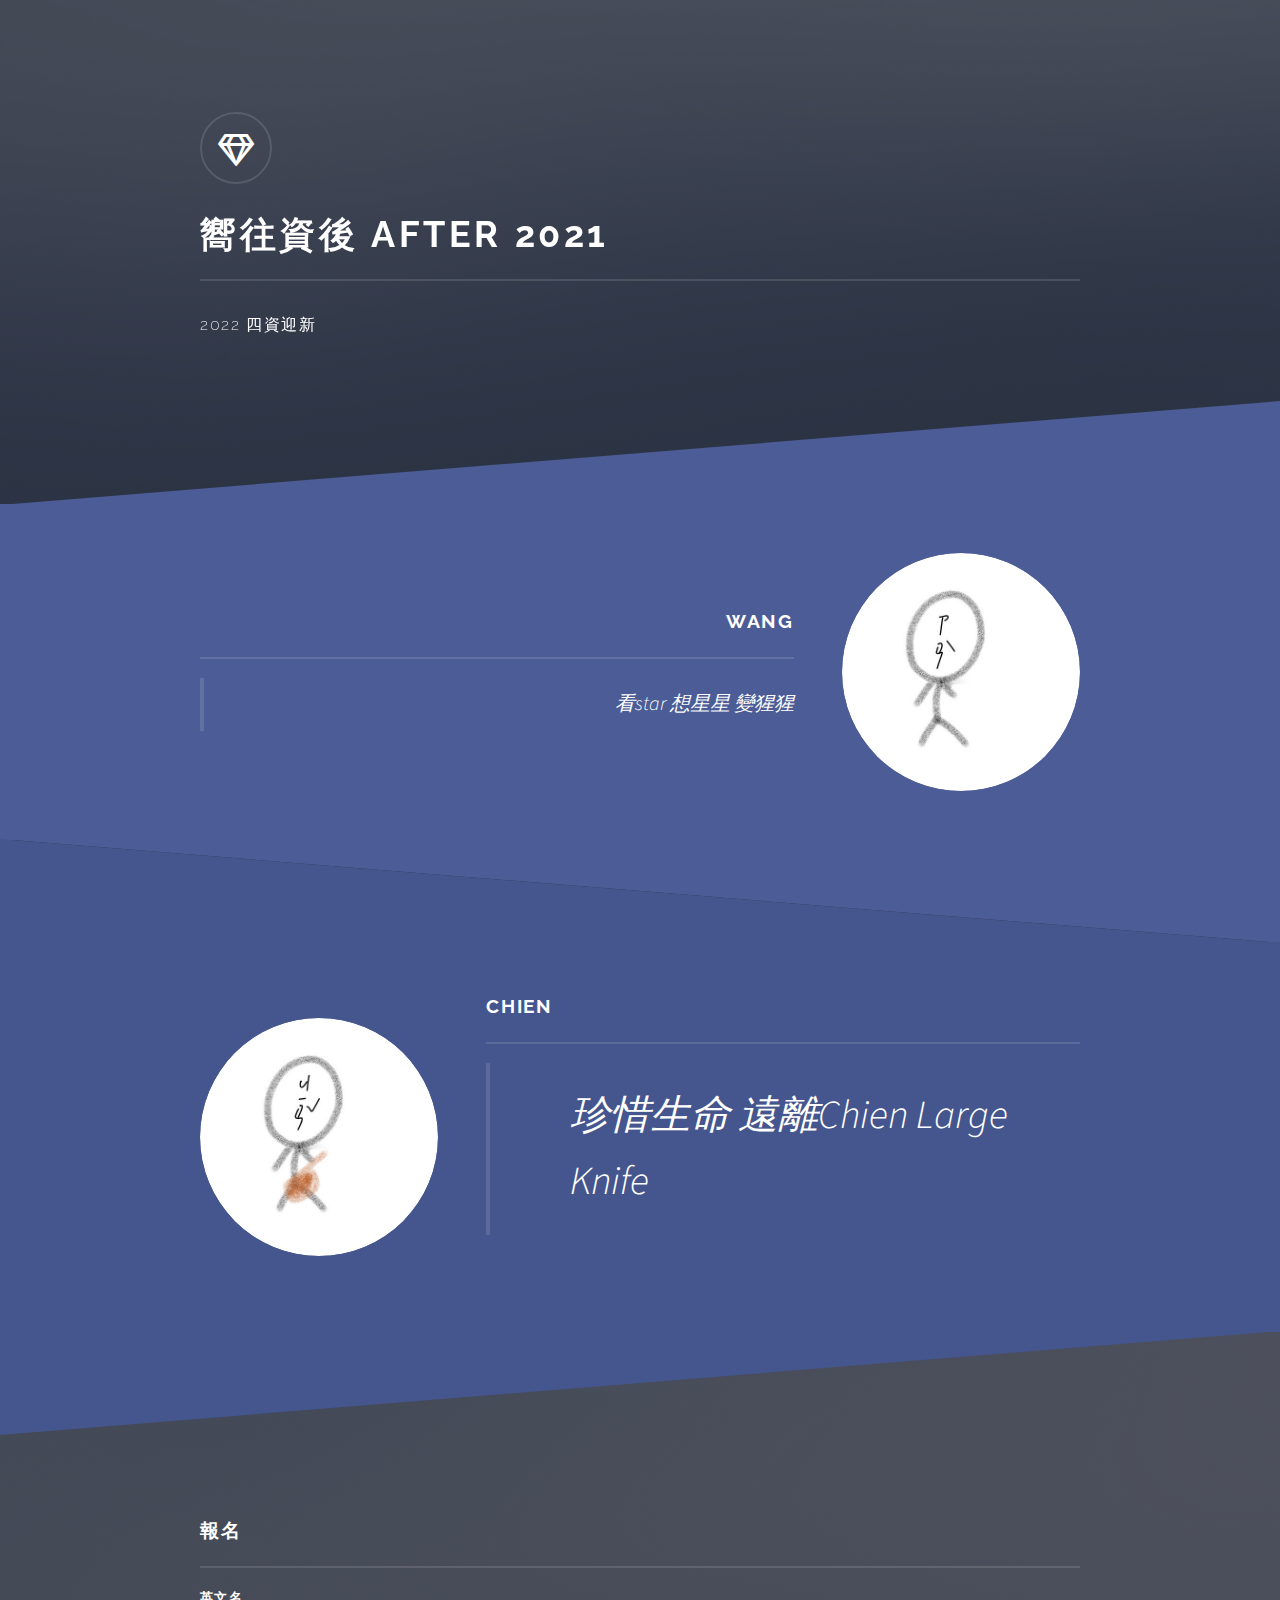
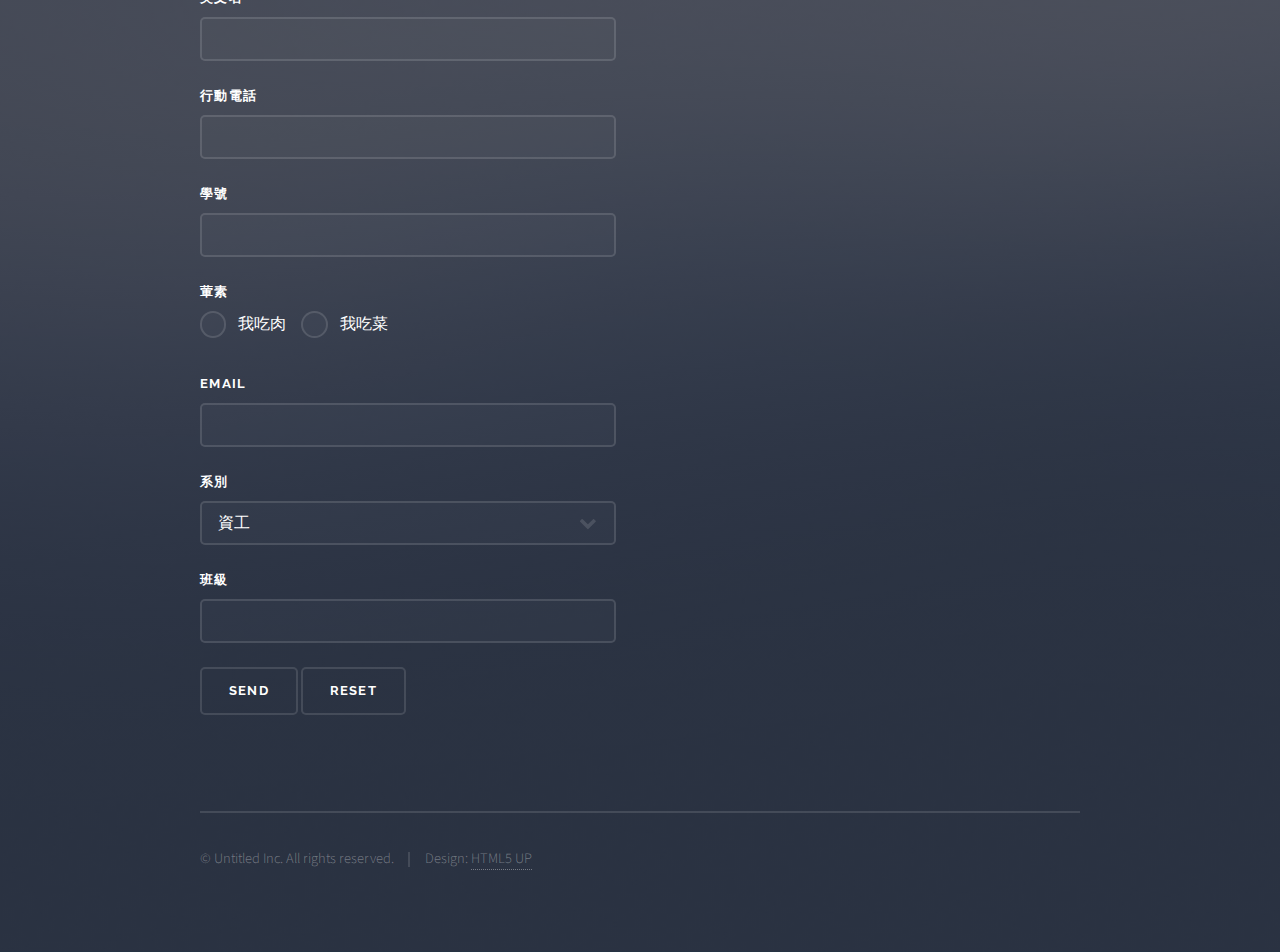
<file: index.html>
<!DOCTYPE HTML>
<!--
	Solid State by HTML5 UP
	html5up.net | @ajlkn
	Free for personal and commercial use under the CCA 3.0 license (html5up.net/license)
-->
<html>
	<head>
		<title>嚮往資後 After 2021</title>
		<meta charset="utf-8" />
		<meta name="viewport" content="width=device-width, initial-scale=1, user-scalable=no" />
		<link rel="stylesheet" href="assets/css/main.css" />
		<link rel="manifest" href="manifest.json">
        <noscript><link rel="stylesheet" href="assets/css/noscript.css" /></noscript>
		<style>
			#css3 {font-size: 40px;}
			@media only screen and (max-width: 500px) {
			h2 { font-size: 50px;
			     color:rgb(145, 65, 65);}
		</style>

	</head>
	<body class="is-preload">

		<!-- Page Wrapper -->
			<div id="page-wrapper">

				<!-- Header -->
					<header id="header" class="alt">
						<h1><a href="index.html">嚮往資後 After 2021</a></h1>
					</header>
				<!-- Banner -->
					<section id="banner">
						<div class="inner">
							<div class="logo"><span class="icon fa-gem"></span></div>
							<h2>嚮往資後 After 2021</h2>
							<p>2022 四資迎新</p>
						</div>
					</section>

				<!-- Wrapper -->
					<section id="wrapper">

						<!-- One -->
							<section id="one" class="wrapper spotlight style1">
								<div class="inner">
									<a class="image"><img src="images/w.jpg" alt="" /></a>
									<div class="content">
										<h2  class="major">Wang</h2>
										<blockquote style=" font-size: 20px;" >看star 想星星 變猩猩</blockquote>
									</div>
								</div>
							</section>

						<!-- Two -->
							<section id="two" class="wrapper alt spotlight style2">
								<div class="inner">
									<a class="image"><img src="images/c.jpg" alt="" /></a>
									<div class="content">
										<h2 class="major">Chien</h2>
										<blockquote id="css3">珍惜生命 遠離Chien Large Knife</blockquote>
									</div>
								</div>
							</section>

					</section>


					</section>

				<!-- Footer -->
					<section id="footer">
						<div class="inner">
							<h2 class="major">報名</h2>
							<form method="post" action="s1103334_HW2.php">
								<div class="fields">
									<div class="field">
										<label for="name">英文名</label>
										<input type="text" name="name" id="name" size="10" pattern="[a-zA-z]{1,}" >
									</div>
									<div class="field">
										<label for="phone">行動電話</label>
										<input type="text" name="phone" id="phone" pattern="09\d{8}" />
									</div>
									<div class="field">
										<label for="stuid">學號</label>
										<input type="text" name="stuid" id="stuid" pattern="s110\d{4}" />
									</div>
									<div class="field">
										<label for="meal">葷素</label>
											<input type="radio" id="meat" name="meal" value="meat"><label for="meat" >我吃肉</label>
											<input type="radio" id="veg" name="meal" value="veg"><label for="veg" >我吃菜</label>
									</div>
									<div class="field">
										<label for="email">Email</label>
										<input type="email" name="email" id="email"/>
									</div>
									<div class="field">
										<label for="Association">系別</label>
										<select name="Association" id="Association">
											<option value="cs">資工</option>
											<option value="cm">資傳</option>
											<option value="im">資管</option>
											<option value="le">資英</option>
										</select>
									</div>
									<div class="field">
										<label for="class">班級</label>
											<input type="text" name="class" id="class" />
									</div>
									<div class="field">
										<input class="actions" type="submit" value="Send" />
										<input class="actions" type="reset" value="Reset" />
									</div>

								</div>

							</form>
							<ul class="copyright">
								<li>&copy; Untitled Inc. All rights reserved.</li><li>Design: <a href="http://html5up.net">HTML5 UP</a></li>
							</ul>
						</div>
					</section>

			</div>

		<!-- Scripts -->
			<script src="assets/js/jquery.min.js"></script>
			<script src="assets/js/jquery.scrollex.min.js"></script>
			<script src="assets/js/browser.min.js"></script>
			<script src="assets/js/breakpoints.min.js"></script>
			<script src="assets/js/util.js"></script>
			<script src="assets/js/main.js"></script>

	</body>

</html>
</file>
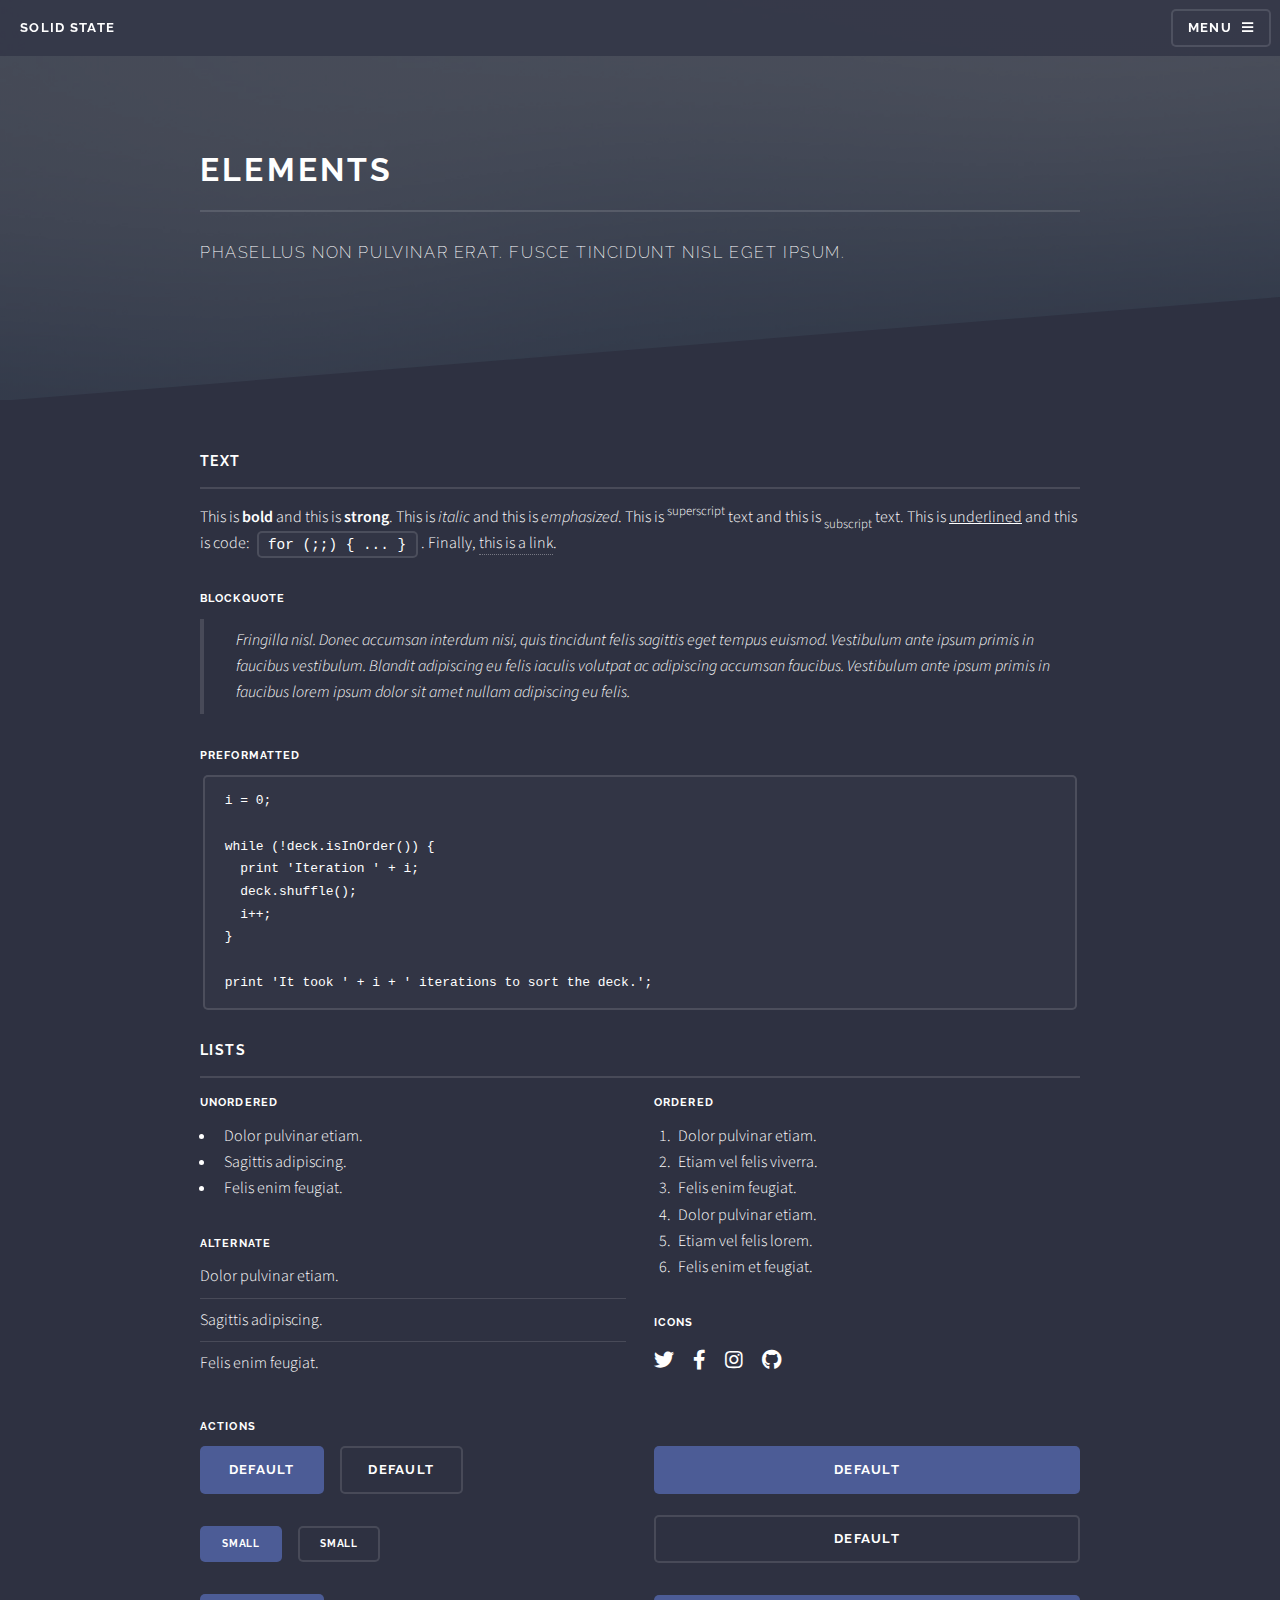
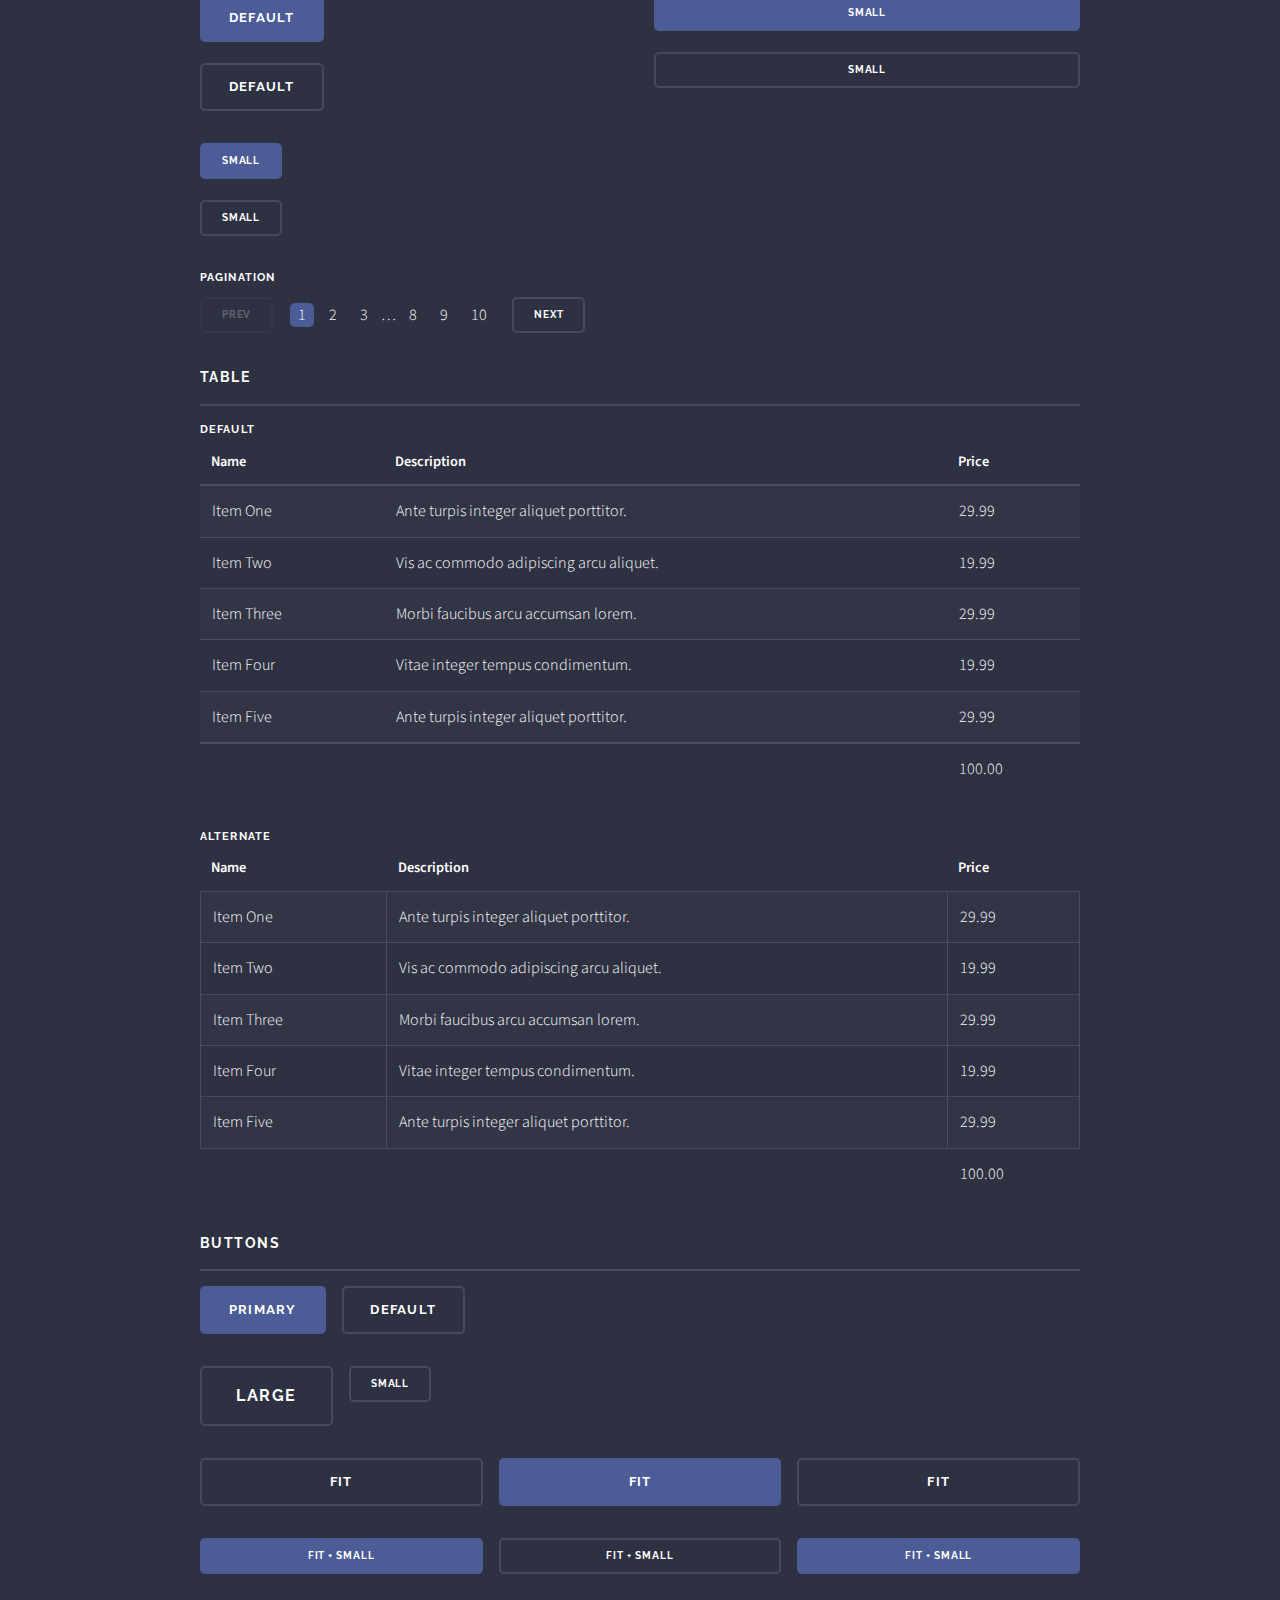
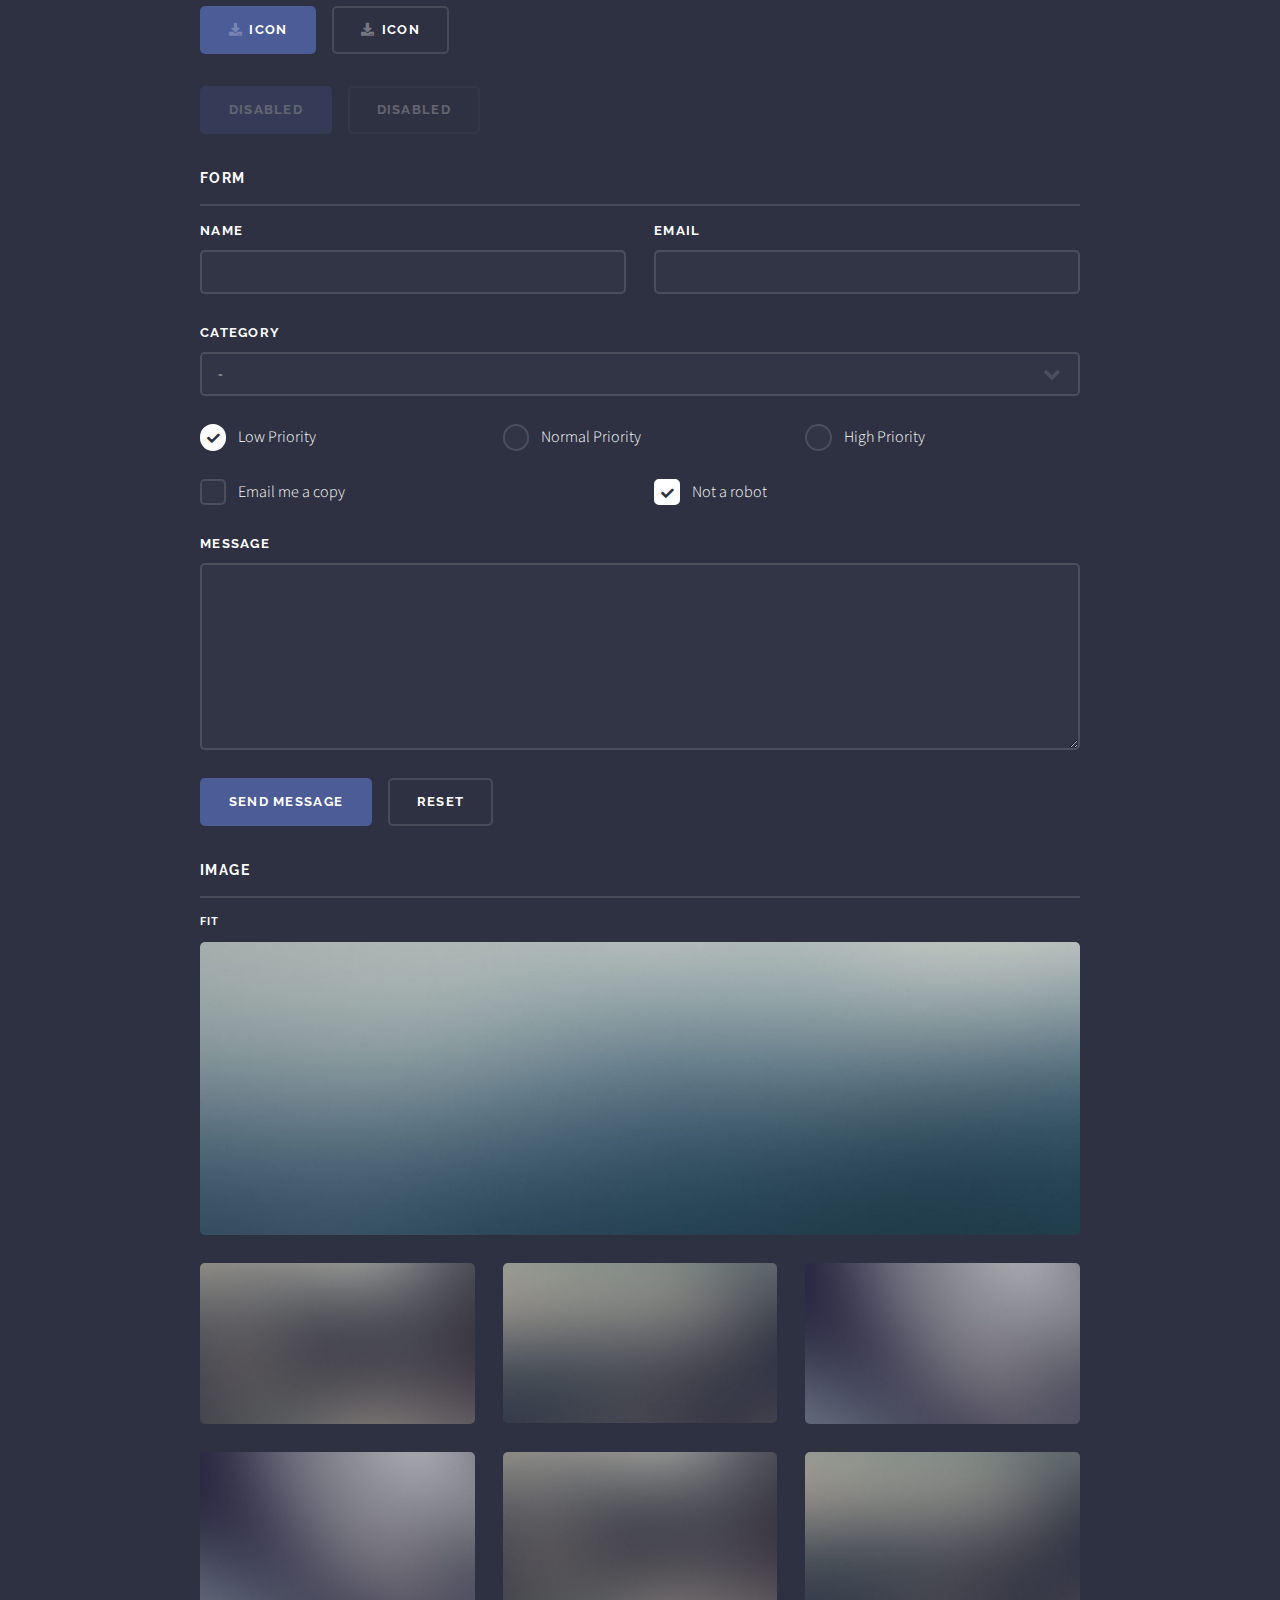
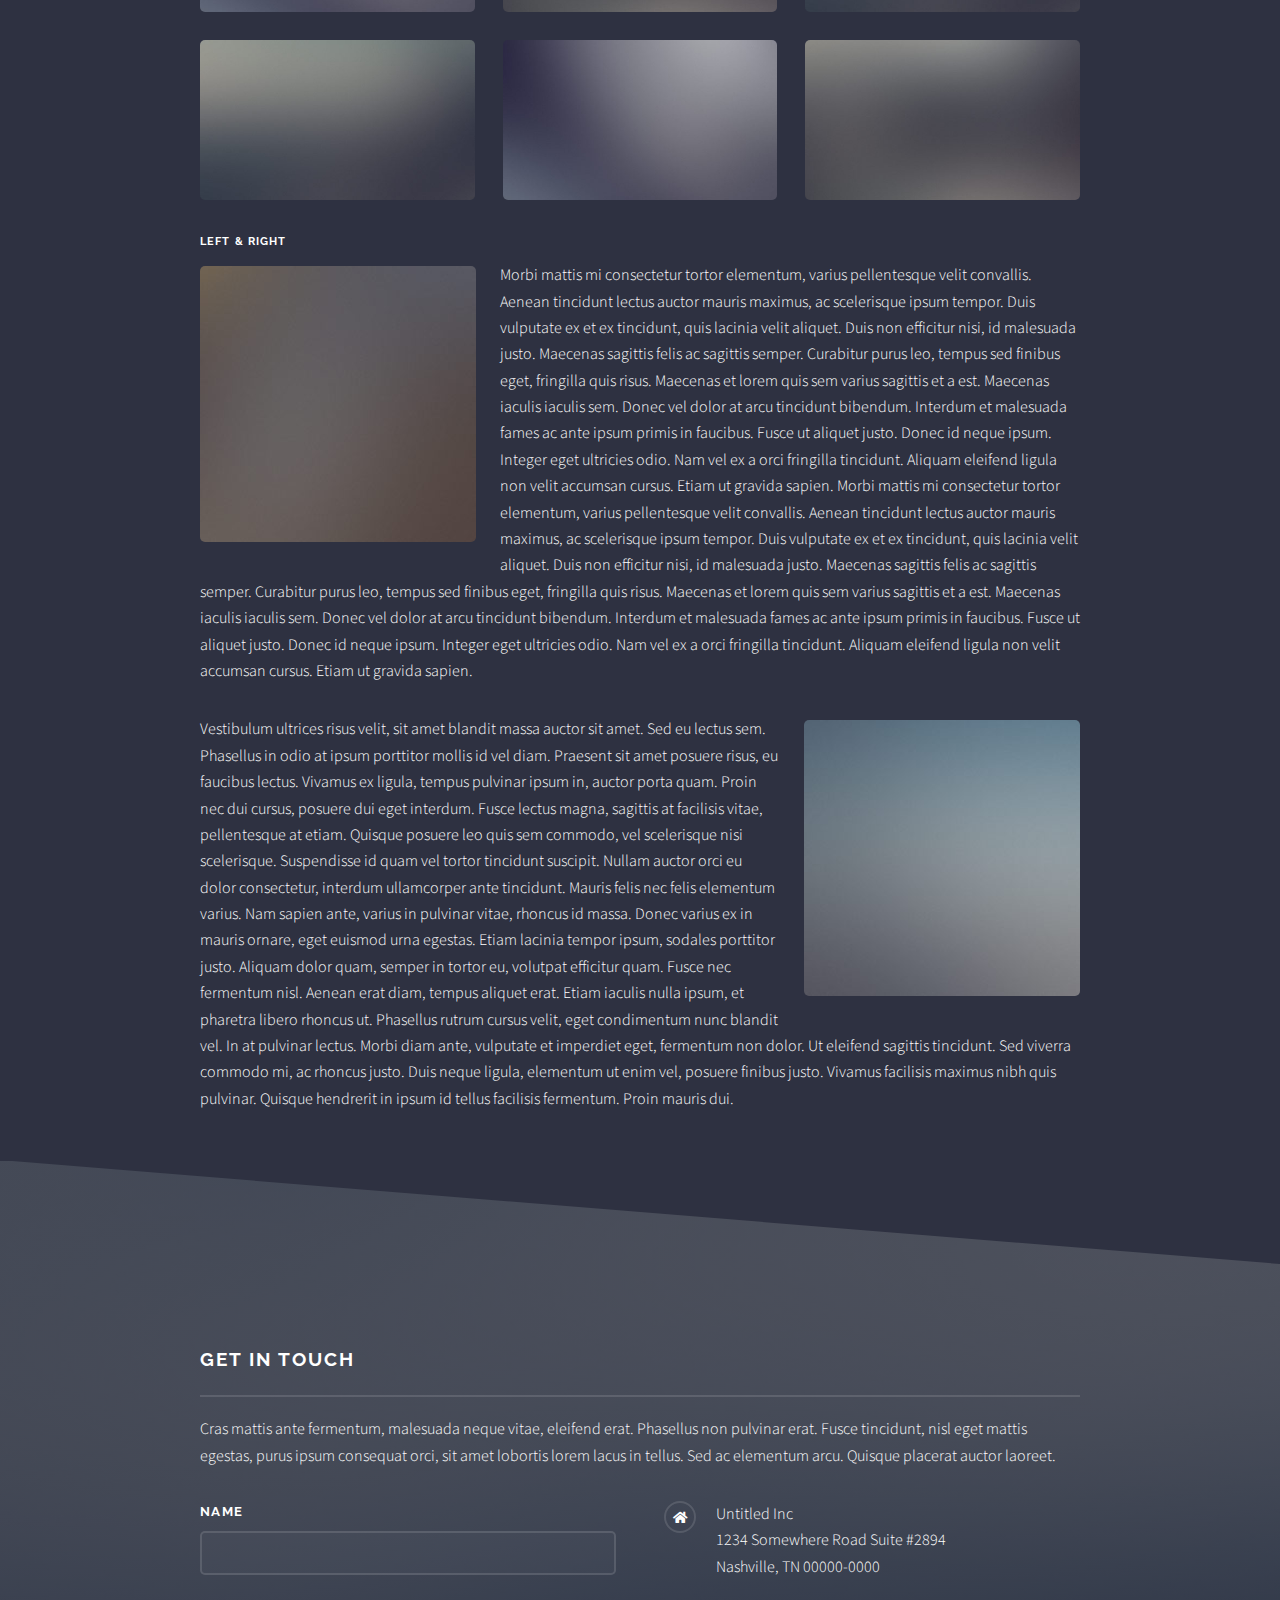
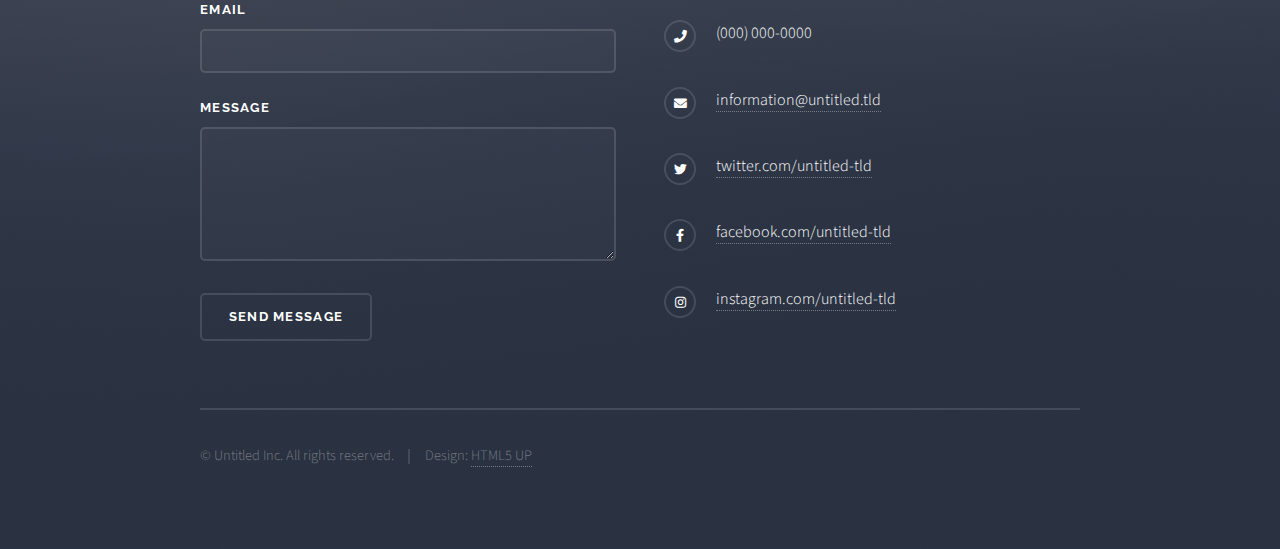
<file: elements.html>
<!DOCTYPE HTML>
<!--
	Solid State by HTML5 UP
	html5up.net | @ajlkn
	Free for personal and commercial use under the CCA 3.0 license (html5up.net/license)
-->
<html>
	<head>
		<title>Elements - Solid State by HTML5 UP</title>
		<meta charset="utf-8" />
		<meta name="viewport" content="width=device-width, initial-scale=1, user-scalable=no" />
		<link rel="stylesheet" href="assets/css/main.css" />
		<noscript><link rel="stylesheet" href="assets/css/noscript.css" /></noscript>
	</head>
	<body class="is-preload">

		<!-- Page Wrapper -->
			<div id="page-wrapper">

				<!-- Header -->
					<header id="header">
						<h1><a href="index.html">Solid State</a></h1>
						<nav>
							<a href="#menu">Menu</a>
						</nav>
					</header>

				<!-- Menu -->
					<nav id="menu">
						<div class="inner">
							<h2>Menu</h2>
							<ul class="links">
								<li><a href="index.html">Home</a></li>
								<li><a href="generic.html">Generic</a></li>
								<li><a href="elements.html">Elements</a></li>
								<li><a href="#">Log In</a></li>
								<li><a href="#">Sign Up</a></li>
							</ul>
							<a href="#" class="close">Close</a>
						</div>
					</nav>

				<!-- Wrapper -->
					<section id="wrapper">
						<header>
							<div class="inner">
								<h2>Elements</h2>
								<p>Phasellus non pulvinar erat. Fusce tincidunt nisl eget ipsum.</p>
							</div>
						</header>

						<!-- Content -->
							<div class="wrapper">
								<div class="inner">

									<section>
										<h3 class="major">Text</h3>
										<p>This is <b>bold</b> and this is <strong>strong</strong>. This is <i>italic</i> and this is <em>emphasized</em>.
										This is <sup>superscript</sup> text and this is <sub>subscript</sub> text.
										This is <u>underlined</u> and this is code: <code>for (;;) { ... }</code>. Finally, <a href="#">this is a link</a>.</p>
										<h4>Blockquote</h4>
										<blockquote>Fringilla nisl. Donec accumsan interdum nisi, quis tincidunt felis sagittis eget tempus euismod. Vestibulum ante ipsum primis in faucibus vestibulum. Blandit adipiscing eu felis iaculis volutpat ac adipiscing accumsan faucibus. Vestibulum ante ipsum primis in faucibus lorem ipsum dolor sit amet nullam adipiscing eu felis.</blockquote>
										<h4>Preformatted</h4>
										<pre><code>i = 0;

while (!deck.isInOrder()) {
  print 'Iteration ' + i;
  deck.shuffle();
  i++;
}

print 'It took ' + i + ' iterations to sort the deck.';</code></pre>
									</section>

									<section>
										<h3 class="major">Lists</h3>
										<div class="row">
											<div class="col-6 col-12-medium">
												<h4>Unordered</h4>
												<ul>
													<li>Dolor pulvinar etiam.</li>
													<li>Sagittis adipiscing.</li>
													<li>Felis enim feugiat.</li>
												</ul>
												<h4>Alternate</h4>
												<ul class="alt">
													<li>Dolor pulvinar etiam.</li>
													<li>Sagittis adipiscing.</li>
													<li>Felis enim feugiat.</li>
												</ul>
											</div>
											<div class="col-6 col-12-medium">
												<h4>Ordered</h4>
												<ol>
													<li>Dolor pulvinar etiam.</li>
													<li>Etiam vel felis viverra.</li>
													<li>Felis enim feugiat.</li>
													<li>Dolor pulvinar etiam.</li>
													<li>Etiam vel felis lorem.</li>
													<li>Felis enim et feugiat.</li>
												</ol>
												<h4>Icons</h4>
												<ul class="icons">
													<li><a href="#" class="icon brands fa-twitter"><span class="label">Twitter</span></a></li>
													<li><a href="#" class="icon brands fa-facebook-f"><span class="label">Facebook</span></a></li>
													<li><a href="#" class="icon brands fa-instagram"><span class="label">Instagram</span></a></li>
													<li><a href="#" class="icon brands fa-github"><span class="label">Github</span></a></li>
												</ul>
											</div>
										</div>
										<h4>Actions</h4>
										<div class="row">
											<div class="col-6 col-12-medium">
												<ul class="actions">
													<li><a href="#" class="button primary">Default</a></li>
													<li><a href="#" class="button">Default</a></li>
												</ul>
												<ul class="actions small">
													<li><a href="#" class="button primary small">Small</a></li>
													<li><a href="#" class="button small">Small</a></li>
												</ul>
												<ul class="actions stacked">
													<li><a href="#" class="button primary">Default</a></li>
													<li><a href="#" class="button">Default</a></li>
												</ul>
												<ul class="actions stacked small">
													<li><a href="#" class="button primary small">Small</a></li>
													<li><a href="#" class="button small">Small</a></li>
												</ul>
											</div>
											<div class="col-6 col-12-medium">
												<ul class="actions stacked">
													<li><a href="#" class="button primary fit">Default</a></li>
													<li><a href="#" class="button fit">Default</a></li>
												</ul>
												<ul class="actions stacked small">
													<li><a href="#" class="button primary small fit">Small</a></li>
													<li><a href="#" class="button small fit">Small</a></li>
												</ul>
											</div>
										</div>
										<h4>Pagination</h4>
										<ul class="pagination">
											<li><span class="button small disabled">Prev</span></li>
											<li><a href="#" class="page active">1</a></li>
											<li><a href="#" class="page">2</a></li>
											<li><a href="#" class="page">3</a></li>
											<li><span>&hellip;</span></li>
											<li><a href="#" class="page">8</a></li>
											<li><a href="#" class="page">9</a></li>
											<li><a href="#" class="page">10</a></li>
											<li><a href="#" class="button small">Next</a></li>
										</ul>
									</section>

									<section>
										<h3 class="major">Table</h3>
										<h4>Default</h4>
										<div class="table-wrapper">
											<table>
												<thead>
													<tr>
														<th>Name</th>
														<th>Description</th>
														<th>Price</th>
													</tr>
												</thead>
												<tbody>
													<tr>
														<td>Item One</td>
														<td>Ante turpis integer aliquet porttitor.</td>
														<td>29.99</td>
													</tr>
													<tr>
														<td>Item Two</td>
														<td>Vis ac commodo adipiscing arcu aliquet.</td>
														<td>19.99</td>
													</tr>
													<tr>
														<td>Item Three</td>
														<td> Morbi faucibus arcu accumsan lorem.</td>
														<td>29.99</td>
													</tr>
													<tr>
														<td>Item Four</td>
														<td>Vitae integer tempus condimentum.</td>
														<td>19.99</td>
													</tr>
													<tr>
														<td>Item Five</td>
														<td>Ante turpis integer aliquet porttitor.</td>
														<td>29.99</td>
													</tr>
												</tbody>
												<tfoot>
													<tr>
														<td colspan="2"></td>
														<td>100.00</td>
													</tr>
												</tfoot>
											</table>
										</div>

										<h4>Alternate</h4>
										<div class="table-wrapper">
											<table class="alt">
												<thead>
													<tr>
														<th>Name</th>
														<th>Description</th>
														<th>Price</th>
													</tr>
												</thead>
												<tbody>
													<tr>
														<td>Item One</td>
														<td>Ante turpis integer aliquet porttitor.</td>
														<td>29.99</td>
													</tr>
													<tr>
														<td>Item Two</td>
														<td>Vis ac commodo adipiscing arcu aliquet.</td>
														<td>19.99</td>
													</tr>
													<tr>
														<td>Item Three</td>
														<td> Morbi faucibus arcu accumsan lorem.</td>
														<td>29.99</td>
													</tr>
													<tr>
														<td>Item Four</td>
														<td>Vitae integer tempus condimentum.</td>
														<td>19.99</td>
													</tr>
													<tr>
														<td>Item Five</td>
														<td>Ante turpis integer aliquet porttitor.</td>
														<td>29.99</td>
													</tr>
												</tbody>
												<tfoot>
													<tr>
														<td colspan="2"></td>
														<td>100.00</td>
													</tr>
												</tfoot>
											</table>
										</div>
									</section>

									<section>
										<h3 class="major">Buttons</h3>
										<ul class="actions">
											<li><a href="#" class="button primary">Primary</a></li>
											<li><a href="#" class="button">Default</a></li>
										</ul>
										<ul class="actions">
											<li><a href="#" class="button large">Large</a></li>
											<li><a href="#" class="button small">Small</a></li>
										</ul>
										<ul class="actions fit">
											<li><a href="#" class="button fit">Fit</a></li>
											<li><a href="#" class="button primary fit">Fit</a></li>
											<li><a href="#" class="button fit">Fit</a></li>
										</ul>
										<ul class="actions fit small">
											<li><a href="#" class="button primary fit small">Fit + Small</a></li>
											<li><a href="#" class="button fit small">Fit + Small</a></li>
											<li><a href="#" class="button primary fit small">Fit + Small</a></li>
										</ul>
										<ul class="actions">
											<li><a href="#" class="button primary icon solid fa-download">Icon</a></li>
											<li><a href="#" class="button icon solid fa-download">Icon</a></li>
										</ul>
										<ul class="actions">
											<li><span class="button primary disabled">Disabled</span></li>
											<li><span class="button disabled">Disabled</span></li>
										</ul>
									</section>

									<section>
										<h3 class="major">Form</h3>
										<form method="post" action="#">
											<div class="row gtr-uniform">
												<div class="col-6 col-12-xsmall">
													<label for="demo-name">Name</label>
													<input type="text" name="demo-name" id="demo-name" value="" />
												</div>
												<div class="col-6 col-12-xsmall">
													<label for="demo-email">Email</label>
													<input type="email" name="demo-email" id="demo-email" value="" />
												</div>
												<div class="col-12">
													<label for="demo-category">Category</label>
													<select name="demo-category" id="demo-category">
														<option value="">-</option>
														<option value="1">Manufacturing</option>
														<option value="1">Shipping</option>
														<option value="1">Administration</option>
														<option value="1">Human Resources</option>
													</select>
												</div>
												<div class="col-4 col-12-small">
													<input type="radio" id="demo-priority-low" name="demo-priority" checked>
													<label for="demo-priority-low">Low Priority</label>
												</div>
												<div class="col-4 col-12-small">
													<input type="radio" id="demo-priority-normal" name="demo-priority">
													<label for="demo-priority-normal">Normal Priority</label>
												</div>
												<div class="col-4 col-12-small">
													<input type="radio" id="demo-priority-high" name="demo-priority">
													<label for="demo-priority-high">High Priority</label>
												</div>
												<div class="col-6 col-12-small">
													<input type="checkbox" id="demo-copy" name="demo-copy">
													<label for="demo-copy">Email me a copy</label>
												</div>
												<div class="col-6 col-12-small">
													<input type="checkbox" id="demo-human" name="demo-human" checked>
													<label for="demo-human">Not a robot</label>
												</div>
												<div class="col-12">
													<label for="demo-message">Message</label>
													<textarea name="demo-message" id="demo-message" rows="6"></textarea>
												</div>
												<div class="col-12">
													<ul class="actions">
														<li><input type="submit" value="Send Message" class="primary" /></li>
														<li><input type="reset" value="Reset" /></li>
													</ul>
												</div>
											</div>
										</form>
									</section>

									<section>
										<h3 class="major">Image</h3>
										<h4>Fit</h4>
										<div class="box alt">
											<div class="row gtr-uniform">
												<div class="col-12"><span class="image fit"><img src="images/pic08.jpg" alt="" /></span></div>
												<div class="col-4"><span class="image fit"><img src="images/pic05.jpg" alt="" /></span></div>
												<div class="col-4"><span class="image fit"><img src="images/pic06.jpg" alt="" /></span></div>
												<div class="col-4"><span class="image fit"><img src="images/pic07.jpg" alt="" /></span></div>
												<div class="col-4"><span class="image fit"><img src="images/pic07.jpg" alt="" /></span></div>
												<div class="col-4"><span class="image fit"><img src="images/pic05.jpg" alt="" /></span></div>
												<div class="col-4"><span class="image fit"><img src="images/pic06.jpg" alt="" /></span></div>
												<div class="col-4"><span class="image fit"><img src="images/pic06.jpg" alt="" /></span></div>
												<div class="col-4"><span class="image fit"><img src="images/pic07.jpg" alt="" /></span></div>
												<div class="col-4"><span class="image fit"><img src="images/pic05.jpg" alt="" /></span></div>
											</div>
										</div>
										<h4>Left &amp; Right</h4>
										<p><span class="image left"><img src="images/pic01.jpg" alt="" /></span>Morbi mattis mi consectetur tortor elementum, varius pellentesque velit convallis. Aenean tincidunt lectus auctor mauris maximus, ac scelerisque ipsum tempor. Duis vulputate ex et ex tincidunt, quis lacinia velit aliquet. Duis non efficitur nisi, id malesuada justo. Maecenas sagittis felis ac sagittis semper. Curabitur purus leo, tempus sed finibus eget, fringilla quis risus. Maecenas et lorem quis sem varius sagittis et a est. Maecenas iaculis iaculis sem. Donec vel dolor at arcu tincidunt bibendum. Interdum et malesuada fames ac ante ipsum primis in faucibus. Fusce ut aliquet justo. Donec id neque ipsum. Integer eget ultricies odio. Nam vel ex a orci fringilla tincidunt. Aliquam eleifend ligula non velit accumsan cursus. Etiam ut gravida sapien. Morbi mattis mi consectetur tortor elementum, varius pellentesque velit convallis. Aenean tincidunt lectus auctor mauris maximus, ac scelerisque ipsum tempor. Duis vulputate ex et ex tincidunt, quis lacinia velit aliquet. Duis non efficitur nisi, id malesuada justo. Maecenas sagittis felis ac sagittis semper. Curabitur purus leo, tempus sed finibus eget, fringilla quis risus. Maecenas et lorem quis sem varius sagittis et a est. Maecenas iaculis iaculis sem. Donec vel dolor at arcu tincidunt bibendum. Interdum et malesuada fames ac ante ipsum primis in faucibus. Fusce ut aliquet justo. Donec id neque ipsum. Integer eget ultricies odio. Nam vel ex a orci fringilla tincidunt. Aliquam eleifend ligula non velit accumsan cursus. Etiam ut gravida sapien.</p>
										<p><span class="image right"><img src="images/pic02.jpg" alt="" /></span>Vestibulum ultrices risus velit, sit amet blandit massa auctor sit amet. Sed eu lectus sem. Phasellus in odio at ipsum porttitor mollis id vel diam. Praesent sit amet posuere risus, eu faucibus lectus. Vivamus ex ligula, tempus pulvinar ipsum in, auctor porta quam. Proin nec dui cursus, posuere dui eget interdum. Fusce lectus magna, sagittis at facilisis vitae, pellentesque at etiam. Quisque posuere leo quis sem commodo, vel scelerisque nisi scelerisque. Suspendisse id quam vel tortor tincidunt suscipit. Nullam auctor orci eu dolor consectetur, interdum ullamcorper ante tincidunt. Mauris felis nec felis elementum varius. Nam sapien ante, varius in pulvinar vitae, rhoncus id massa. Donec varius ex in mauris ornare, eget euismod urna egestas. Etiam lacinia tempor ipsum, sodales porttitor justo. Aliquam dolor quam, semper in tortor eu, volutpat efficitur quam. Fusce nec fermentum nisl. Aenean erat diam, tempus aliquet erat. Etiam iaculis nulla ipsum, et pharetra libero rhoncus ut. Phasellus rutrum cursus velit, eget condimentum nunc blandit vel. In at pulvinar lectus. Morbi diam ante, vulputate et imperdiet eget, fermentum non dolor. Ut eleifend sagittis tincidunt. Sed viverra commodo mi, ac rhoncus justo. Duis neque ligula, elementum ut enim vel, posuere finibus justo. Vivamus facilisis maximus nibh quis pulvinar. Quisque hendrerit in ipsum id tellus facilisis fermentum. Proin mauris dui.</p>
									</section>

								</div>
							</div>

					</section>

				<!-- Footer -->
					<section id="footer">
						<div class="inner">
							<h2 class="major">Get in touch</h2>
							<p>Cras mattis ante fermentum, malesuada neque vitae, eleifend erat. Phasellus non pulvinar erat. Fusce tincidunt, nisl eget mattis egestas, purus ipsum consequat orci, sit amet lobortis lorem lacus in tellus. Sed ac elementum arcu. Quisque placerat auctor laoreet.</p>
							<form method="post" action="#">
								<div class="fields">
									<div class="field">
										<label for="name">Name</label>
										<input type="text" name="name" id="name" />
									</div>
									<div class="field">
										<label for="email">Email</label>
										<input type="email" name="email" id="email" />
									</div>
									<div class="field">
										<label for="message">Message</label>
										<textarea name="message" id="message" rows="4"></textarea>
									</div>
								</div>
								<ul class="actions">
									<li><input type="submit" value="Send Message" /></li>
								</ul>
							</form>
							<ul class="contact">
								<li class="icon solid fa-home">
									Untitled Inc<br />
									1234 Somewhere Road Suite #2894<br />
									Nashville, TN 00000-0000
								</li>
								<li class="icon solid fa-phone">(000) 000-0000</li>
								<li class="icon solid fa-envelope"><a href="#">information@untitled.tld</a></li>
								<li class="icon brands fa-twitter"><a href="#">twitter.com/untitled-tld</a></li>
								<li class="icon brands fa-facebook-f"><a href="#">facebook.com/untitled-tld</a></li>
								<li class="icon brands fa-instagram"><a href="#">instagram.com/untitled-tld</a></li>
							</ul>
							<ul class="copyright">
								<li>&copy; Untitled Inc. All rights reserved.</li><li>Design: <a href="http://html5up.net">HTML5 UP</a></li>
							</ul>
						</div>
					</section>

			</div>

		<!-- Scripts -->
			<script src="assets/js/jquery.min.js"></script>
			<script src="assets/js/jquery.scrollex.min.js"></script>
			<script src="assets/js/browser.min.js"></script>
			<script src="assets/js/breakpoints.min.js"></script>
			<script src="assets/js/util.js"></script>
			<script src="assets/js/main.js"></script>

	</body>
</html>
</file>
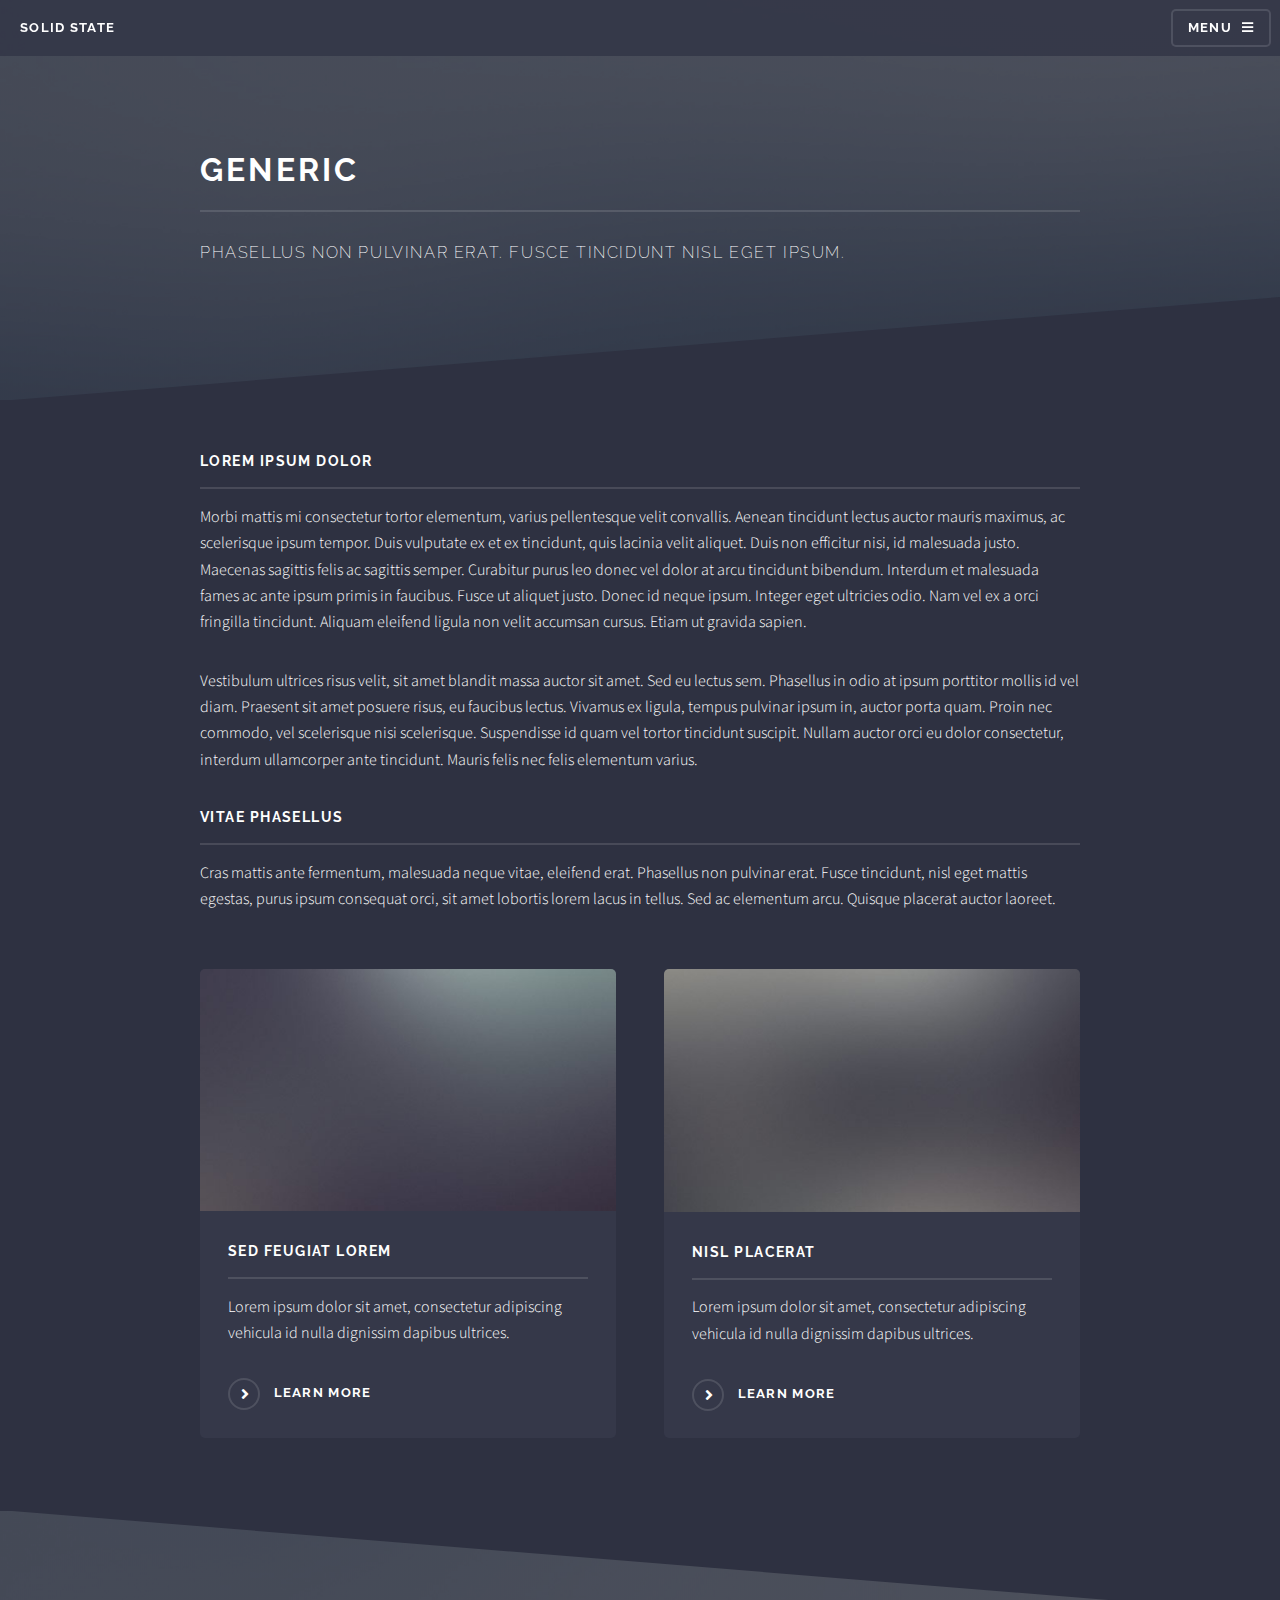
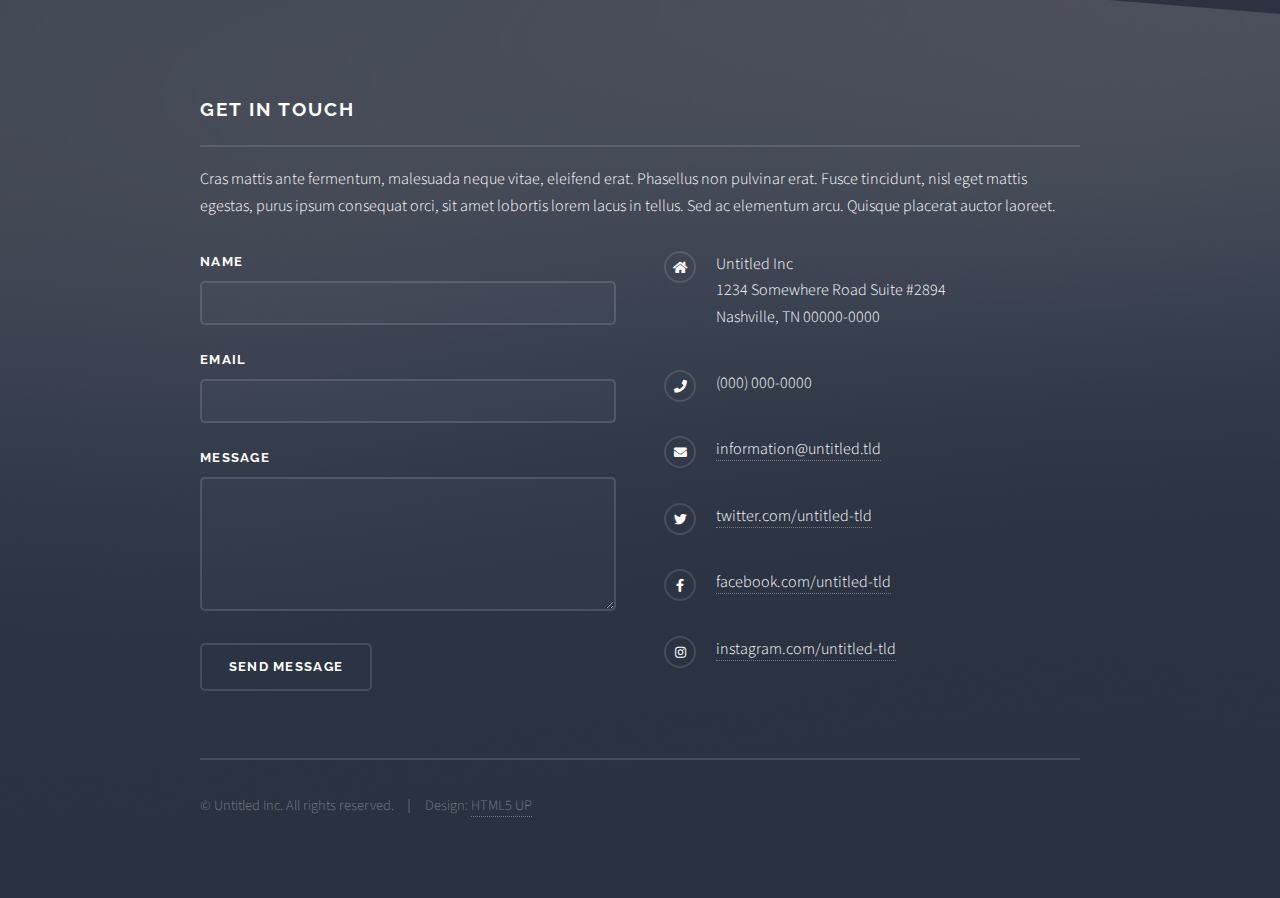
<file: generic.html>
<!DOCTYPE HTML>
<!--
	Solid State by HTML5 UP
	html5up.net | @ajlkn
	Free for personal and commercial use under the CCA 3.0 license (html5up.net/license)
-->
<html>
	<head>
		<title>Generic - Solid State by HTML5 UP</title>
		<meta charset="utf-8" />
		<meta name="viewport" content="width=device-width, initial-scale=1, user-scalable=no" />
		<link rel="stylesheet" href="assets/css/main.css" />
		<noscript><link rel="stylesheet" href="assets/css/noscript.css" /></noscript>
	</head>
	<body class="is-preload">

		<!-- Page Wrapper -->
			<div id="page-wrapper">

				<!-- Header -->
					<header id="header">
						<h1><a href="index.html">Solid State</a></h1>
						<nav>
							<a href="#menu">Menu</a>
						</nav>
					</header>

				<!-- Menu -->
					<nav id="menu">
						<div class="inner">
							<h2>Menu</h2>
							<ul class="links">
								<li><a href="index.html">Home</a></li>
								<li><a href="generic.html">Generic</a></li>
								<li><a href="elements.html">Elements</a></li>
								<li><a href="#">Log In</a></li>
								<li><a href="#">Sign Up</a></li>
							</ul>
							<a href="#" class="close">Close</a>
						</div>
					</nav>

				<!-- Wrapper -->
					<section id="wrapper">
						<header>
							<div class="inner">
								<h2>Generic</h2>
								<p>Phasellus non pulvinar erat. Fusce tincidunt nisl eget ipsum.</p>
							</div>
						</header>

						<!-- Content -->
							<div class="wrapper">
								<div class="inner">

									<h3 class="major">Lorem ipsum dolor</h3>
									<p>Morbi mattis mi consectetur tortor elementum, varius pellentesque velit convallis. Aenean tincidunt lectus auctor mauris maximus, ac scelerisque ipsum tempor. Duis vulputate ex et ex tincidunt, quis lacinia velit aliquet. Duis non efficitur nisi, id malesuada justo. Maecenas sagittis felis ac sagittis semper. Curabitur purus leo donec vel dolor at arcu tincidunt bibendum. Interdum et malesuada fames ac ante ipsum primis in faucibus. Fusce ut aliquet justo. Donec id neque ipsum. Integer eget ultricies odio. Nam vel ex a orci fringilla tincidunt. Aliquam eleifend ligula non velit accumsan cursus. Etiam ut gravida sapien.</p>

									<p>Vestibulum ultrices risus velit, sit amet blandit massa auctor sit amet. Sed eu lectus sem. Phasellus in odio at ipsum porttitor mollis id vel diam. Praesent sit amet posuere risus, eu faucibus lectus. Vivamus ex ligula, tempus pulvinar ipsum in, auctor porta quam. Proin nec commodo, vel scelerisque nisi scelerisque. Suspendisse id quam vel tortor tincidunt suscipit. Nullam auctor orci eu dolor consectetur, interdum ullamcorper ante tincidunt. Mauris felis nec felis elementum varius.</p>

									<h3 class="major">Vitae phasellus</h3>
									<p>Cras mattis ante fermentum, malesuada neque vitae, eleifend erat. Phasellus non pulvinar erat. Fusce tincidunt, nisl eget mattis egestas, purus ipsum consequat orci, sit amet lobortis lorem lacus in tellus. Sed ac elementum arcu. Quisque placerat auctor laoreet.</p>

									<section class="features">
										<article>
											<a href="#" class="image"><img src="images/pic04.jpg" alt="" /></a>
											<h3 class="major">Sed feugiat lorem</h3>
											<p>Lorem ipsum dolor sit amet, consectetur adipiscing vehicula id nulla dignissim dapibus ultrices.</p>
											<a href="#" class="special">Learn more</a>
										</article>
										<article>
											<a href="#" class="image"><img src="images/pic05.jpg" alt="" /></a>
											<h3 class="major">Nisl placerat</h3>
											<p>Lorem ipsum dolor sit amet, consectetur adipiscing vehicula id nulla dignissim dapibus ultrices.</p>
											<a href="#" class="special">Learn more</a>
										</article>
									</section>

								</div>
							</div>

					</section>

				<!-- Footer -->
					<section id="footer">
						<div class="inner">
							<h2 class="major">Get in touch</h2>
							<p>Cras mattis ante fermentum, malesuada neque vitae, eleifend erat. Phasellus non pulvinar erat. Fusce tincidunt, nisl eget mattis egestas, purus ipsum consequat orci, sit amet lobortis lorem lacus in tellus. Sed ac elementum arcu. Quisque placerat auctor laoreet.</p>
							<form method="post" action="#">
								<div class="fields">
									<div class="field">
										<label for="name">Name</label>
										<input type="text" name="name" id="name" />
									</div>
									<div class="field">
										<label for="email">Email</label>
										<input type="email" name="email" id="email" />
									</div>
									<div class="field">
										<label for="message">Message</label>
										<textarea name="message" id="message" rows="4"></textarea>
									</div>
								</div>
								<ul class="actions">
									<li><input type="submit" value="Send Message" /></li>
								</ul>
							</form>
							<ul class="contact">
								<li class="icon solid fa-home">
									Untitled Inc<br />
									1234 Somewhere Road Suite #2894<br />
									Nashville, TN 00000-0000
								</li>
								<li class="icon solid fa-phone">(000) 000-0000</li>
								<li class="icon solid fa-envelope"><a href="#">information@untitled.tld</a></li>
								<li class="icon brands fa-twitter"><a href="#">twitter.com/untitled-tld</a></li>
								<li class="icon brands fa-facebook-f"><a href="#">facebook.com/untitled-tld</a></li>
								<li class="icon brands fa-instagram"><a href="#">instagram.com/untitled-tld</a></li>
							</ul>
							<ul class="copyright">
								<li>&copy; Untitled Inc. All rights reserved.</li><li>Design: <a href="http://html5up.net">HTML5 UP</a></li>
							</ul>
						</div>
					</section>

			</div>

		<!-- Scripts -->
			<script src="assets/js/jquery.min.js"></script>
			<script src="assets/js/jquery.scrollex.min.js"></script>
			<script src="assets/js/browser.min.js"></script>
			<script src="assets/js/breakpoints.min.js"></script>
			<script src="assets/js/util.js"></script>
			<script src="assets/js/main.js"></script>

	</body>
</html>
</file>
<file: assets/css/noscript.css>
/*
	Solid State by HTML5 UP
	html5up.net | @ajlkn
	Free for personal and commercial use under the CCA 3.0 license (html5up.net/license)
*/

/* Banner */

	body.is-preload #banner .logo {
		-moz-transform: none;
		-webkit-transform: none;
		-ms-transform: none;
		transform: none;
		opacity: 1;
	}

	body.is-preload #banner h2 {
		opacity: 1;
		-moz-transform: none;
		-webkit-transform: none;
		-ms-transform: none;
		transform: none;
		-moz-filter: none;
		-webkit-filter: none;
		-ms-filter: none;
		filter: none;
	}

	body.is-preload #banner p {
		opacity: 01;
		-moz-transform: none;
		-webkit-transform: none;
		-ms-transform: none;
		transform: none;
		-moz-filter: none;
		-webkit-filter: none;
		-ms-filter: none;
		filter: none;
	}
</file>
<file: assets/css/main.css>
@import url(fontawesome-all.min.css);
@import url("https://fonts.googleapis.com/css?family=Raleway:200,700|Source+Sans+Pro:300,600,300italic,600italic");

/*
	Solid State by HTML5 UP
	html5up.net | @ajlkn
	Free for personal and commercial use under the CCA 3.0 license (html5up.net/license)
*/

html, body, div, span, applet, object,
iframe, h1, h2, h3, h4, h5, h6, p, blockquote,
pre, a, abbr, acronym, address, big, cite,
code, del, dfn, em, img, ins, kbd, q, s, samp,
small, strike, strong, sub, sup, tt, var, b,
u, i, center, dl, dt, dd, ol, ul, li, fieldset,
form, label, legend, table, caption, tbody,
tfoot, thead, tr, th, td, article, aside,
canvas, details, embed, figure, figcaption,
footer, header, hgroup, menu, nav, output, ruby,
section, summary, time, mark, audio, video {
	margin: 0;
	padding: 0;
	border: 0;
	font-size: 100%;
	font: inherit;
	vertical-align: baseline;}

article, aside, details, figcaption, figure,
footer, header, hgroup, menu, nav, section {
	display: block;}

body {
	line-height: 1;
}

ol, ul {
	list-style: none;
}

blockquote, q {
	quotes: none;
}

	blockquote:before, blockquote:after, q:before, q:after {
		content: '';
		content: none;
	}

table {
	border-collapse: collapse;
	border-spacing: 0;
}

body {
	-webkit-text-size-adjust: none;
}

mark {
	background-color: transparent;
	color: inherit;
}

input::-moz-focus-inner {
	border: 0;
	padding: 0;
}

input, select, textarea {
	-moz-appearance: none;
	-webkit-appearance: none;
	-ms-appearance: none;
	appearance: none;
}

/* Basic */

	@-ms-viewport {
		width: device-width;
	}

	body {
		-ms-overflow-style: scrollbar;
	}

	@media screen and (max-width: 480px) {

		html, body {
			min-width: 320px;
		}

	}

	html {
		box-sizing: border-box;
	}

	*, *:before, *:after {
		box-sizing: inherit;
	}

	body {
		background-color: #2e3141;
		background-image: linear-gradient(to top, rgba(46, 49, 65, 0.8), rgba(46, 49, 65, 0.8)), url("../../images/bg.jpg");
		background-size: auto,
 cover;
		background-attachment: fixed,
 fixed;
		background-position: center,
 center;
	}

		body.is-preload *, body.is-preload *:before, body.is-preload *:after {
			-moz-animation: none !important;
			-webkit-animation: none !important;
			-ms-animation: none !important;
			animation: none !important;
			-moz-transition: none !important;
			-webkit-transition: none !important;
			-ms-transition: none !important;
			transition: none !important;
		}

/* Type */

	body, input, select, textarea {
		color: #ffffff;
		font-family: "Source Sans Pro", Helvetica, sans-serif;
		font-size: 16.5pt;
		font-weight: 300;
		line-height: 1.65;
	}

		@media screen and (max-width: 1680px) {

			body, input, select, textarea {
				font-size: 13pt;
			}

		}

		@media screen and (max-width: 1280px) {

			body, input, select, textarea {
				font-size: 12pt;
			}

		}

		@media screen and (max-width: 980px) {

			body, input, select, textarea {
				font-size: 12pt;
			}

		}

		@media screen and (max-width: 736px) {

			body, input, select, textarea {
				font-size: 12pt;
			}

		}

		@media screen and (max-width: 480px) {

			body, input, select, textarea {
				font-size: 12pt;
			}

		}

	a {
		-moz-transition: color 0.2s ease-in-out, border-bottom-color 0.2s ease-in-out;
		-webkit-transition: color 0.2s ease-in-out, border-bottom-color 0.2s ease-in-out;
		-ms-transition: color 0.2s ease-in-out, border-bottom-color 0.2s ease-in-out;
		transition: color 0.2s ease-in-out, border-bottom-color 0.2s ease-in-out;
		border-bottom: dotted 1px rgba(255, 255, 255, 0.35);
		color: #ffffff;
		text-decoration: none;
	}

		a:hover {
			border-bottom-color: transparent;
			color: #ffffff !important;
		}

		a.special:not(.button) {
			text-decoration: none;
			border-bottom: 0;
			display: block;
			font-family: Raleway, Helvetica, sans-serif;
			font-size: 0.8em;
			font-weight: 700;
			letter-spacing: 0.1em;
			margin: 0 0 2em 0;
			text-transform: uppercase;
		}

			a.special:not(.button):before {
				-moz-osx-font-smoothing: grayscale;
				-webkit-font-smoothing: antialiased;
				display: inline-block;
				font-style: normal;
				font-variant: normal;
				text-rendering: auto;
				line-height: 1;
				text-transform: none !important;
				font-family: 'Font Awesome 5 Free';
				font-weight: 900;
			}

			a.special:not(.button):before {
				-moz-transition: background-color 0.2s ease-in-out;
				-webkit-transition: background-color 0.2s ease-in-out;
				-ms-transition: background-color 0.2s ease-in-out;
				transition: background-color 0.2s ease-in-out;
				border-radius: 100%;
				border: solid 2px rgba(255, 255, 255, 0.125);
				content: '\f105';
				display: inline-block;
				font-size: 1.25em;
				height: 2em;
				line-height: 1.75em;
				margin-right: 0.85em;
				text-align: center;
				text-indent: 0.15em;
				vertical-align: middle;
				width: 2em;
			}

			a.special:not(.button):hover:before {
				background-color: rgba(255, 255, 255, 0.025);
			}

			a.special:not(.button):active:before {
				background-color: rgba(255, 255, 255, 0.075);
			}

	strong, b {
		color: #ffffff;
		font-weight: 600;
	}

	em, i {
		font-style: italic;
	}

	p {
		margin: 0 0 2em 0;
	}

	h1, h2, h3, h4, h5, h6 {
		color: #ffffff;
		font-family: Raleway, Helvetica, sans-serif;
		font-weight: 700;
		letter-spacing: 0.1em;
		margin: 0 0 1em 0;
		text-transform: uppercase;
	}

		h1 a, h2 a, h3 a, h4 a, h5 a, h6 a {
			color: inherit;
			text-decoration: none;
			border-bottom: 0;
		}

		h1 span, h2 span, h3 span, h4 span, h5 span, h6 span {
			font-weight: 200;
		}

		h1.major, h2.major, h3.major, h4.major, h5.major, h6.major {
			padding-bottom: 1em;
			border-bottom: solid 2px rgba(255, 255, 255, 0.125);
		}

	h2 {
		font-size: 1.2em;
	}

	h3 {
		font-size: 0.9em;
	}

	h4 {
		font-size: 0.7em;
	}

	h5 {
		font-size: 0.7em;
	}

	h6 {
		font-size: 0.7em;
	}

	@media screen and (max-width: 736px) {

		h2 {
			font-size: 1em;
		}

		h3 {
			font-size: 0.8em;
		}

	}

	sub {
		font-size: 0.8em;
		position: relative;
		top: 0.5em;
	}

	sup {
		font-size: 0.8em;
		position: relative;
		top: -0.5em;
	}

	blockquote {
		border-left: solid 4px rgba(255, 255, 255, 0.125);
		font-style: italic;
		margin: 0 0 2em 0;
		padding: 0.5em 0 0.5em 2em;
	}

	code {
		background: rgba(255, 255, 255, 0.025);
		border-radius: 5px;
		border: solid 2px rgba(255, 255, 255, 0.125);
		font-family: "Courier New", monospace;
		font-size: 0.9em;
		margin: 0 0.25em;
		padding: 0.25em 0.65em;
	}

	pre {
		-webkit-overflow-scrolling: touch;
		font-family: "Courier New", monospace;
		font-size: 0.9em;
		margin: 0 0 2em 0;
	}

		pre code {
			display: block;
			line-height: 1.75em;
			padding: 1em 1.5em;
			overflow-x: auto;
		}

	hr {
		border: 0;
		border-bottom: solid 2px rgba(255, 255, 255, 0.125);
		margin: 2.5em 0;
	}

		hr.major {
			margin: 4em 0;
		}

	.align-left {
		text-align: left;
	}

	.align-center {
		text-align: center;
	}

	.align-right {
		text-align: right;
	}

/* Row */

	.row {
		display: flex;
		flex-wrap: wrap;
		box-sizing: border-box;
		align-items: stretch;
	}

		.row > * {
			box-sizing: border-box;
		}

		.row.gtr-uniform > * > :last-child {
			margin-bottom: 0;
		}

		.row.aln-left {
			justify-content: flex-start;
		}

		.row.aln-center {
			justify-content: center;
		}

		.row.aln-right {
			justify-content: flex-end;
		}

		.row.aln-top {
			align-items: flex-start;
		}

		.row.aln-middle {
			align-items: center;
		}

		.row.aln-bottom {
			align-items: flex-end;
		}

		.row > .imp {
			order: -1;
		}

		.row > .col-1 {
			width: 8.33333%;
		}

		.row > .off-1 {
			margin-left: 8.33333%;
		}

		.row > .col-2 {
			width: 16.66667%;
		}

		.row > .off-2 {
			margin-left: 16.66667%;
		}

		.row > .col-3 {
			width: 25%;
		}

		.row > .off-3 {
			margin-left: 25%;
		}

		.row > .col-4 {
			width: 33.33333%;
		}

		.row > .off-4 {
			margin-left: 33.33333%;
		}

		.row > .col-5 {
			width: 41.66667%;
		}

		.row > .off-5 {
			margin-left: 41.66667%;
		}

		.row > .col-6 {
			width: 50%;
		}

		.row > .off-6 {
			margin-left: 50%;
		}

		.row > .col-7 {
			width: 58.33333%;
		}

		.row > .off-7 {
			margin-left: 58.33333%;
		}

		.row > .col-8 {
			width: 66.66667%;
		}

		.row > .off-8 {
			margin-left: 66.66667%;
		}

		.row > .col-9 {
			width: 75%;
		}

		.row > .off-9 {
			margin-left: 75%;
		}

		.row > .col-10 {
			width: 83.33333%;
		}

		.row > .off-10 {
			margin-left: 83.33333%;
		}

		.row > .col-11 {
			width: 91.66667%;
		}

		.row > .off-11 {
			margin-left: 91.66667%;
		}

		.row > .col-12 {
			width: 100%;
		}

		.row > .off-12 {
			margin-left: 100%;
		}

		.row.gtr-0 {
			margin-top: 0;
			margin-left: 0em;
		}

			.row.gtr-0 > * {
				padding: 0 0 0 0em;
			}

			.row.gtr-0.gtr-uniform {
				margin-top: 0em;
			}

				.row.gtr-0.gtr-uniform > * {
					padding-top: 0em;
				}

		.row.gtr-25 {
			margin-top: 0;
			margin-left: -0.4375em;
		}

			.row.gtr-25 > * {
				padding: 0 0 0 0.4375em;
			}

			.row.gtr-25.gtr-uniform {
				margin-top: -0.4375em;
			}

				.row.gtr-25.gtr-uniform > * {
					padding-top: 0.4375em;
				}

		.row.gtr-50 {
			margin-top: 0;
			margin-left: -0.875em;
		}

			.row.gtr-50 > * {
				padding: 0 0 0 0.875em;
			}

			.row.gtr-50.gtr-uniform {
				margin-top: -0.875em;
			}

				.row.gtr-50.gtr-uniform > * {
					padding-top: 0.875em;
				}

		.row {
			margin-top: 0;
			margin-left: -1.75em;
		}

			.row > * {
				padding: 0 0 0 1.75em;
			}

			.row.gtr-uniform {
				margin-top: -1.75em;
			}

				.row.gtr-uniform > * {
					padding-top: 1.75em;
				}

		.row.gtr-150 {
			margin-top: 0;
			margin-left: -2.625em;
		}

			.row.gtr-150 > * {
				padding: 0 0 0 2.625em;
			}

			.row.gtr-150.gtr-uniform {
				margin-top: -2.625em;
			}

				.row.gtr-150.gtr-uniform > * {
					padding-top: 2.625em;
				}

		.row.gtr-200 {
			margin-top: 0;
			margin-left: -3.5em;
		}

			.row.gtr-200 > * {
				padding: 0 0 0 3.5em;
			}

			.row.gtr-200.gtr-uniform {
				margin-top: -3.5em;
			}

				.row.gtr-200.gtr-uniform > * {
					padding-top: 3.5em;
				}

		@media screen and (max-width: 1680px) {

			.row {
				display: flex;
				flex-wrap: wrap;
				box-sizing: border-box;
				align-items: stretch;
			}

				.row > * {
					box-sizing: border-box;
				}

				.row.gtr-uniform > * > :last-child {
					margin-bottom: 0;
				}

				.row.aln-left {
					justify-content: flex-start;
				}

				.row.aln-center {
					justify-content: center;
				}

				.row.aln-right {
					justify-content: flex-end;
				}

				.row.aln-top {
					align-items: flex-start;
				}

				.row.aln-middle {
					align-items: center;
				}

				.row.aln-bottom {
					align-items: flex-end;
				}

				.row > .imp-xlarge {
					order: -1;
				}

				.row > .col-1-xlarge {
					width: 8.33333%;
				}

				.row > .off-1-xlarge {
					margin-left: 8.33333%;
				}

				.row > .col-2-xlarge {
					width: 16.66667%;
				}

				.row > .off-2-xlarge {
					margin-left: 16.66667%;
				}

				.row > .col-3-xlarge {
					width: 25%;
				}

				.row > .off-3-xlarge {
					margin-left: 25%;
				}

				.row > .col-4-xlarge {
					width: 33.33333%;
				}

				.row > .off-4-xlarge {
					margin-left: 33.33333%;
				}

				.row > .col-5-xlarge {
					width: 41.66667%;
				}

				.row > .off-5-xlarge {
					margin-left: 41.66667%;
				}

				.row > .col-6-xlarge {
					width: 50%;
				}

				.row > .off-6-xlarge {
					margin-left: 50%;
				}

				.row > .col-7-xlarge {
					width: 58.33333%;
				}

				.row > .off-7-xlarge {
					margin-left: 58.33333%;
				}

				.row > .col-8-xlarge {
					width: 66.66667%;
				}

				.row > .off-8-xlarge {
					margin-left: 66.66667%;
				}

				.row > .col-9-xlarge {
					width: 75%;
				}

				.row > .off-9-xlarge {
					margin-left: 75%;
				}

				.row > .col-10-xlarge {
					width: 83.33333%;
				}

				.row > .off-10-xlarge {
					margin-left: 83.33333%;
				}

				.row > .col-11-xlarge {
					width: 91.66667%;
				}

				.row > .off-11-xlarge {
					margin-left: 91.66667%;
				}

				.row > .col-12-xlarge {
					width: 100%;
				}

				.row > .off-12-xlarge {
					margin-left: 100%;
				}

				.row.gtr-0 {
					margin-top: 0;
					margin-left: 0em;
				}

					.row.gtr-0 > * {
						padding: 0 0 0 0em;
					}

					.row.gtr-0.gtr-uniform {
						margin-top: 0em;
					}

						.row.gtr-0.gtr-uniform > * {
							padding-top: 0em;
						}

				.row.gtr-25 {
					margin-top: 0;
					margin-left: -0.4375em;
				}

					.row.gtr-25 > * {
						padding: 0 0 0 0.4375em;
					}

					.row.gtr-25.gtr-uniform {
						margin-top: -0.4375em;
					}

						.row.gtr-25.gtr-uniform > * {
							padding-top: 0.4375em;
						}

				.row.gtr-50 {
					margin-top: 0;
					margin-left: -0.875em;
				}

					.row.gtr-50 > * {
						padding: 0 0 0 0.875em;
					}

					.row.gtr-50.gtr-uniform {
						margin-top: -0.875em;
					}

						.row.gtr-50.gtr-uniform > * {
							padding-top: 0.875em;
						}

				.row {
					margin-top: 0;
					margin-left: -1.75em;
				}

					.row > * {
						padding: 0 0 0 1.75em;
					}

					.row.gtr-uniform {
						margin-top: -1.75em;
					}

						.row.gtr-uniform > * {
							padding-top: 1.75em;
						}

				.row.gtr-150 {
					margin-top: 0;
					margin-left: -2.625em;
				}

					.row.gtr-150 > * {
						padding: 0 0 0 2.625em;
					}

					.row.gtr-150.gtr-uniform {
						margin-top: -2.625em;
					}

						.row.gtr-150.gtr-uniform > * {
							padding-top: 2.625em;
						}

				.row.gtr-200 {
					margin-top: 0;
					margin-left: -3.5em;
				}

					.row.gtr-200 > * {
						padding: 0 0 0 3.5em;
					}

					.row.gtr-200.gtr-uniform {
						margin-top: -3.5em;
					}

						.row.gtr-200.gtr-uniform > * {
							padding-top: 3.5em;
						}

		}

		@media screen and (max-width: 1280px) {

			.row {
				display: flex;
				flex-wrap: wrap;
				box-sizing: border-box;
				align-items: stretch;
			}

				.row > * {
					box-sizing: border-box;
				}

				.row.gtr-uniform > * > :last-child {
					margin-bottom: 0;
				}

				.row.aln-left {
					justify-content: flex-start;
				}

				.row.aln-center {
					justify-content: center;
				}

				.row.aln-right {
					justify-content: flex-end;
				}

				.row.aln-top {
					align-items: flex-start;
				}

				.row.aln-middle {
					align-items: center;
				}

				.row.aln-bottom {
					align-items: flex-end;
				}

				.row > .imp-large {
					order: -1;
				}

				.row > .col-1-large {
					width: 8.33333%;
				}

				.row > .off-1-large {
					margin-left: 8.33333%;
				}

				.row > .col-2-large {
					width: 16.66667%;
				}

				.row > .off-2-large {
					margin-left: 16.66667%;
				}

				.row > .col-3-large {
					width: 25%;
				}

				.row > .off-3-large {
					margin-left: 25%;
				}

				.row > .col-4-large {
					width: 33.33333%;
				}

				.row > .off-4-large {
					margin-left: 33.33333%;
				}

				.row > .col-5-large {
					width: 41.66667%;
				}

				.row > .off-5-large {
					margin-left: 41.66667%;
				}

				.row > .col-6-large {
					width: 50%;
				}

				.row > .off-6-large {
					margin-left: 50%;
				}

				.row > .col-7-large {
					width: 58.33333%;
				}

				.row > .off-7-large {
					margin-left: 58.33333%;
				}

				.row > .col-8-large {
					width: 66.66667%;
				}

				.row > .off-8-large {
					margin-left: 66.66667%;
				}

				.row > .col-9-large {
					width: 75%;
				}

				.row > .off-9-large {
					margin-left: 75%;
				}

				.row > .col-10-large {
					width: 83.33333%;
				}

				.row > .off-10-large {
					margin-left: 83.33333%;
				}

				.row > .col-11-large {
					width: 91.66667%;
				}

				.row > .off-11-large {
					margin-left: 91.66667%;
				}

				.row > .col-12-large {
					width: 100%;
				}

				.row > .off-12-large {
					margin-left: 100%;
				}

				.row.gtr-0 {
					margin-top: 0;
					margin-left: 0em;
				}

					.row.gtr-0 > * {
						padding: 0 0 0 0em;
					}

					.row.gtr-0.gtr-uniform {
						margin-top: 0em;
					}

						.row.gtr-0.gtr-uniform > * {
							padding-top: 0em;
						}

				.row.gtr-25 {
					margin-top: 0;
					margin-left: -0.4375em;
				}

					.row.gtr-25 > * {
						padding: 0 0 0 0.4375em;
					}

					.row.gtr-25.gtr-uniform {
						margin-top: -0.4375em;
					}

						.row.gtr-25.gtr-uniform > * {
							padding-top: 0.4375em;
						}

				.row.gtr-50 {
					margin-top: 0;
					margin-left: -0.875em;
				}

					.row.gtr-50 > * {
						padding: 0 0 0 0.875em;
					}

					.row.gtr-50.gtr-uniform {
						margin-top: -0.875em;
					}

						.row.gtr-50.gtr-uniform > * {
							padding-top: 0.875em;
						}

				.row {
					margin-top: 0;
					margin-left: -1.75em;
				}

					.row > * {
						padding: 0 0 0 1.75em;
					}

					.row.gtr-uniform {
						margin-top: -1.75em;
					}

						.row.gtr-uniform > * {
							padding-top: 1.75em;
						}

				.row.gtr-150 {
					margin-top: 0;
					margin-left: -2.625em;
				}

					.row.gtr-150 > * {
						padding: 0 0 0 2.625em;
					}

					.row.gtr-150.gtr-uniform {
						margin-top: -2.625em;
					}

						.row.gtr-150.gtr-uniform > * {
							padding-top: 2.625em;
						}

				.row.gtr-200 {
					margin-top: 0;
					margin-left: -3.5em;
				}

					.row.gtr-200 > * {
						padding: 0 0 0 3.5em;
					}

					.row.gtr-200.gtr-uniform {
						margin-top: -3.5em;
					}

						.row.gtr-200.gtr-uniform > * {
							padding-top: 3.5em;
						}

		}

		@media screen and (max-width: 980px) {

			.row {
				display: flex;
				flex-wrap: wrap;
				box-sizing: border-box;
				align-items: stretch;
			}

				.row > * {
					box-sizing: border-box;
				}

				.row.gtr-uniform > * > :last-child {
					margin-bottom: 0;
				}

				.row.aln-left {
					justify-content: flex-start;
				}

				.row.aln-center {
					justify-content: center;
				}

				.row.aln-right {
					justify-content: flex-end;
				}

				.row.aln-top {
					align-items: flex-start;
				}

				.row.aln-middle {
					align-items: center;
				}

				.row.aln-bottom {
					align-items: flex-end;
				}

				.row > .imp-medium {
					order: -1;
				}

				.row > .col-1-medium {
					width: 8.33333%;
				}

				.row > .off-1-medium {
					margin-left: 8.33333%;
				}

				.row > .col-2-medium {
					width: 16.66667%;
				}

				.row > .off-2-medium {
					margin-left: 16.66667%;
				}

				.row > .col-3-medium {
					width: 25%;
				}

				.row > .off-3-medium {
					margin-left: 25%;
				}

				.row > .col-4-medium {
					width: 33.33333%;
				}

				.row > .off-4-medium {
					margin-left: 33.33333%;
				}

				.row > .col-5-medium {
					width: 41.66667%;
				}

				.row > .off-5-medium {
					margin-left: 41.66667%;
				}

				.row > .col-6-medium {
					width: 50%;
				}

				.row > .off-6-medium {
					margin-left: 50%;
				}

				.row > .col-7-medium {
					width: 58.33333%;
				}

				.row > .off-7-medium {
					margin-left: 58.33333%;
				}

				.row > .col-8-medium {
					width: 66.66667%;
				}

				.row > .off-8-medium {
					margin-left: 66.66667%;
				}

				.row > .col-9-medium {
					width: 75%;
				}

				.row > .off-9-medium {
					margin-left: 75%;
				}

				.row > .col-10-medium {
					width: 83.33333%;
				}

				.row > .off-10-medium {
					margin-left: 83.33333%;
				}

				.row > .col-11-medium {
					width: 91.66667%;
				}

				.row > .off-11-medium {
					margin-left: 91.66667%;
				}

				.row > .col-12-medium {
					width: 100%;
				}

				.row > .off-12-medium {
					margin-left: 100%;
				}

				.row.gtr-0 {
					margin-top: 0;
					margin-left: 0em;
				}

					.row.gtr-0 > * {
						padding: 0 0 0 0em;
					}

					.row.gtr-0.gtr-uniform {
						margin-top: 0em;
					}

						.row.gtr-0.gtr-uniform > * {
							padding-top: 0em;
						}

				.row.gtr-25 {
					margin-top: 0;
					margin-left: -0.4375em;
				}

					.row.gtr-25 > * {
						padding: 0 0 0 0.4375em;
					}

					.row.gtr-25.gtr-uniform {
						margin-top: -0.4375em;
					}

						.row.gtr-25.gtr-uniform > * {
							padding-top: 0.4375em;
						}

				.row.gtr-50 {
					margin-top: 0;
					margin-left: -0.875em;
				}

					.row.gtr-50 > * {
						padding: 0 0 0 0.875em;
					}

					.row.gtr-50.gtr-uniform {
						margin-top: -0.875em;
					}

						.row.gtr-50.gtr-uniform > * {
							padding-top: 0.875em;
						}

				.row {
					margin-top: 0;
					margin-left: -1.75em;
				}

					.row > * {
						padding: 0 0 0 1.75em;
					}

					.row.gtr-uniform {
						margin-top: -1.75em;
					}

						.row.gtr-uniform > * {
							padding-top: 1.75em;
						}

				.row.gtr-150 {
					margin-top: 0;
					margin-left: -2.625em;
				}

					.row.gtr-150 > * {
						padding: 0 0 0 2.625em;
					}

					.row.gtr-150.gtr-uniform {
						margin-top: -2.625em;
					}

						.row.gtr-150.gtr-uniform > * {
							padding-top: 2.625em;
						}

				.row.gtr-200 {
					margin-top: 0;
					margin-left: -3.5em;
				}

					.row.gtr-200 > * {
						padding: 0 0 0 3.5em;
					}

					.row.gtr-200.gtr-uniform {
						margin-top: -3.5em;
					}

						.row.gtr-200.gtr-uniform > * {
							padding-top: 3.5em;
						}

		}

		@media screen and (max-width: 736px) {

			.row {
				display: flex;
				flex-wrap: wrap;
				box-sizing: border-box;
				align-items: stretch;
			}

				.row > * {
					box-sizing: border-box;
				}

				.row.gtr-uniform > * > :last-child {
					margin-bottom: 0;
				}

				.row.aln-left {
					justify-content: flex-start;
				}

				.row.aln-center {
					justify-content: center;
				}

				.row.aln-right {
					justify-content: flex-end;
				}

				.row.aln-top {
					align-items: flex-start;
				}

				.row.aln-middle {
					align-items: center;
				}

				.row.aln-bottom {
					align-items: flex-end;
				}

				.row > .imp-small {
					order: -1;
				}

				.row > .col-1-small {
					width: 8.33333%;
				}

				.row > .off-1-small {
					margin-left: 8.33333%;
				}

				.row > .col-2-small {
					width: 16.66667%;
				}

				.row > .off-2-small {
					margin-left: 16.66667%;
				}

				.row > .col-3-small {
					width: 25%;
				}

				.row > .off-3-small {
					margin-left: 25%;
				}

				.row > .col-4-small {
					width: 33.33333%;
				}

				.row > .off-4-small {
					margin-left: 33.33333%;
				}

				.row > .col-5-small {
					width: 41.66667%;
				}

				.row > .off-5-small {
					margin-left: 41.66667%;
				}

				.row > .col-6-small {
					width: 50%;
				}

				.row > .off-6-small {
					margin-left: 50%;
				}

				.row > .col-7-small {
					width: 58.33333%;
				}

				.row > .off-7-small {
					margin-left: 58.33333%;
				}

				.row > .col-8-small {
					width: 66.66667%;
				}

				.row > .off-8-small {
					margin-left: 66.66667%;
				}

				.row > .col-9-small {
					width: 75%;
				}

				.row > .off-9-small {
					margin-left: 75%;
				}

				.row > .col-10-small {
					width: 83.33333%;
				}

				.row > .off-10-small {
					margin-left: 83.33333%;
				}

				.row > .col-11-small {
					width: 91.66667%;
				}

				.row > .off-11-small {
					margin-left: 91.66667%;
				}

				.row > .col-12-small {
					width: 100%;
				}

				.row > .off-12-small {
					margin-left: 100%;
				}

				.row.gtr-0 {
					margin-top: 0;
					margin-left: 0em;
				}

					.row.gtr-0 > * {
						padding: 0 0 0 0em;
					}

					.row.gtr-0.gtr-uniform {
						margin-top: 0em;
					}

						.row.gtr-0.gtr-uniform > * {
							padding-top: 0em;
						}

				.row.gtr-25 {
					margin-top: 0;
					margin-left: -0.3125em;
				}

					.row.gtr-25 > * {
						padding: 0 0 0 0.3125em;
					}

					.row.gtr-25.gtr-uniform {
						margin-top: -0.3125em;
					}

						.row.gtr-25.gtr-uniform > * {
							padding-top: 0.3125em;
						}

				.row.gtr-50 {
					margin-top: 0;
					margin-left: -0.625em;
				}

					.row.gtr-50 > * {
						padding: 0 0 0 0.625em;
					}

					.row.gtr-50.gtr-uniform {
						margin-top: -0.625em;
					}

						.row.gtr-50.gtr-uniform > * {
							padding-top: 0.625em;
						}

				.row {
					margin-top: 0;
					margin-left: -1.25em;
				}

					.row > * {
						padding: 0 0 0 1.25em;
					}

					.row.gtr-uniform {
						margin-top: -1.25em;
					}

						.row.gtr-uniform > * {
							padding-top: 1.25em;
						}

				.row.gtr-150 {
					margin-top: 0;
					margin-left: -1.875em;
				}

					.row.gtr-150 > * {
						padding: 0 0 0 1.875em;
					}

					.row.gtr-150.gtr-uniform {
						margin-top: -1.875em;
					}

						.row.gtr-150.gtr-uniform > * {
							padding-top: 1.875em;
						}

				.row.gtr-200 {
					margin-top: 0;
					margin-left: -2.5em;
				}

					.row.gtr-200 > * {
						padding: 0 0 0 2.5em;
					}

					.row.gtr-200.gtr-uniform {
						margin-top: -2.5em;
					}

						.row.gtr-200.gtr-uniform > * {
							padding-top: 2.5em;
						}

		}

		@media screen and (max-width: 480px) {

			.row {
				display: flex;
				flex-wrap: wrap;
				box-sizing: border-box;
				align-items: stretch;
			}

				.row > * {
					box-sizing: border-box;
				}

				.row.gtr-uniform > * > :last-child {
					margin-bottom: 0;
				}

				.row.aln-left {
					justify-content: flex-start;
				}

				.row.aln-center {
					justify-content: center;
				}

				.row.aln-right {
					justify-content: flex-end;
				}

				.row.aln-top {
					align-items: flex-start;
				}

				.row.aln-middle {
					align-items: center;
				}

				.row.aln-bottom {
					align-items: flex-end;
				}

				.row > .imp-xsmall {
					order: -1;
				}

				.row > .col-1-xsmall {
					width: 8.33333%;
				}

				.row > .off-1-xsmall {
					margin-left: 8.33333%;
				}

				.row > .col-2-xsmall {
					width: 16.66667%;
				}

				.row > .off-2-xsmall {
					margin-left: 16.66667%;
				}

				.row > .col-3-xsmall {
					width: 25%;
				}

				.row > .off-3-xsmall {
					margin-left: 25%;
				}

				.row > .col-4-xsmall {
					width: 33.33333%;
				}

				.row > .off-4-xsmall {
					margin-left: 33.33333%;
				}

				.row > .col-5-xsmall {
					width: 41.66667%;
				}

				.row > .off-5-xsmall {
					margin-left: 41.66667%;
				}

				.row > .col-6-xsmall {
					width: 50%;
				}

				.row > .off-6-xsmall {
					margin-left: 50%;
				}

				.row > .col-7-xsmall {
					width: 58.33333%;
				}

				.row > .off-7-xsmall {
					margin-left: 58.33333%;
				}

				.row > .col-8-xsmall {
					width: 66.66667%;
				}

				.row > .off-8-xsmall {
					margin-left: 66.66667%;
				}

				.row > .col-9-xsmall {
					width: 75%;
				}

				.row > .off-9-xsmall {
					margin-left: 75%;
				}

				.row > .col-10-xsmall {
					width: 83.33333%;
				}

				.row > .off-10-xsmall {
					margin-left: 83.33333%;
				}

				.row > .col-11-xsmall {
					width: 91.66667%;
				}

				.row > .off-11-xsmall {
					margin-left: 91.66667%;
				}

				.row > .col-12-xsmall {
					width: 100%;
				}

				.row > .off-12-xsmall {
					margin-left: 100%;
				}

				.row.gtr-0 {
					margin-top: 0;
					margin-left: 0em;
				}

					.row.gtr-0 > * {
						padding: 0 0 0 0em;
					}

					.row.gtr-0.gtr-uniform {
						margin-top: 0em;
					}

						.row.gtr-0.gtr-uniform > * {
							padding-top: 0em;
						}

				.row.gtr-25 {
					margin-top: 0;
					margin-left: -0.3125em;
				}

					.row.gtr-25 > * {
						padding: 0 0 0 0.3125em;
					}

					.row.gtr-25.gtr-uniform {
						margin-top: -0.3125em;
					}

						.row.gtr-25.gtr-uniform > * {
							padding-top: 0.3125em;
						}

				.row.gtr-50 {
					margin-top: 0;
					margin-left: -0.625em;
				}

					.row.gtr-50 > * {
						padding: 0 0 0 0.625em;
					}

					.row.gtr-50.gtr-uniform {
						margin-top: -0.625em;
					}

						.row.gtr-50.gtr-uniform > * {
							padding-top: 0.625em;
						}

				.row {
					margin-top: 0;
					margin-left: -1.25em;
				}

					.row > * {
						padding: 0 0 0 1.25em;
					}

					.row.gtr-uniform {
						margin-top: -1.25em;
					}

						.row.gtr-uniform > * {
							padding-top: 1.25em;
						}

				.row.gtr-150 {
					margin-top: 0;
					margin-left: -1.875em;
				}

					.row.gtr-150 > * {
						padding: 0 0 0 1.875em;
					}

					.row.gtr-150.gtr-uniform {
						margin-top: -1.875em;
					}

						.row.gtr-150.gtr-uniform > * {
							padding-top: 1.875em;
						}

				.row.gtr-200 {
					margin-top: 0;
					margin-left: -2.5em;
				}

					.row.gtr-200 > * {
						padding: 0 0 0 2.5em;
					}

					.row.gtr-200.gtr-uniform {
						margin-top: -2.5em;
					}

						.row.gtr-200.gtr-uniform > * {
							padding-top: 2.5em;
						}

		}

		@media screen and (max-width: 360px) {

			.row {
				display: flex;
				flex-wrap: wrap;
				box-sizing: border-box;
				align-items: stretch;
			}

				.row > * {
					box-sizing: border-box;
				}

				.row.gtr-uniform > * > :last-child {
					margin-bottom: 0;
				}

				.row.aln-left {
					justify-content: flex-start;
				}

				.row.aln-center {
					justify-content: center;
				}

				.row.aln-right {
					justify-content: flex-end;
				}

				.row.aln-top {
					align-items: flex-start;
				}

				.row.aln-middle {
					align-items: center;
				}

				.row.aln-bottom {
					align-items: flex-end;
				}

				.row > .imp-xxsmall {
					order: -1;
				}

				.row > .col-1-xxsmall {
					width: 8.33333%;
				}

				.row > .off-1-xxsmall {
					margin-left: 8.33333%;
				}

				.row > .col-2-xxsmall {
					width: 16.66667%;
				}

				.row > .off-2-xxsmall {
					margin-left: 16.66667%;
				}

				.row > .col-3-xxsmall {
					width: 25%;
				}

				.row > .off-3-xxsmall {
					margin-left: 25%;
				}

				.row > .col-4-xxsmall {
					width: 33.33333%;
				}

				.row > .off-4-xxsmall {
					margin-left: 33.33333%;
				}

				.row > .col-5-xxsmall {
					width: 41.66667%;
				}

				.row > .off-5-xxsmall {
					margin-left: 41.66667%;
				}

				.row > .col-6-xxsmall {
					width: 50%;
				}

				.row > .off-6-xxsmall {
					margin-left: 50%;
				}

				.row > .col-7-xxsmall {
					width: 58.33333%;
				}

				.row > .off-7-xxsmall {
					margin-left: 58.33333%;
				}

				.row > .col-8-xxsmall {
					width: 66.66667%;
				}

				.row > .off-8-xxsmall {
					margin-left: 66.66667%;
				}

				.row > .col-9-xxsmall {
					width: 75%;
				}

				.row > .off-9-xxsmall {
					margin-left: 75%;
				}

				.row > .col-10-xxsmall {
					width: 83.33333%;
				}

				.row > .off-10-xxsmall {
					margin-left: 83.33333%;
				}

				.row > .col-11-xxsmall {
					width: 91.66667%;
				}

				.row > .off-11-xxsmall {
					margin-left: 91.66667%;
				}

				.row > .col-12-xxsmall {
					width: 100%;
				}

				.row > .off-12-xxsmall {
					margin-left: 100%;
				}

				.row.gtr-0 {
					margin-top: 0;
					margin-left: 0em;
				}

					.row.gtr-0 > * {
						padding: 0 0 0 0em;
					}

					.row.gtr-0.gtr-uniform {
						margin-top: 0em;
					}

						.row.gtr-0.gtr-uniform > * {
							padding-top: 0em;
						}

				.row.gtr-25 {
					margin-top: 0;
					margin-left: -0.3125em;
				}

					.row.gtr-25 > * {
						padding: 0 0 0 0.3125em;
					}

					.row.gtr-25.gtr-uniform {
						margin-top: -0.3125em;
					}

						.row.gtr-25.gtr-uniform > * {
							padding-top: 0.3125em;
						}

				.row.gtr-50 {
					margin-top: 0;
					margin-left: -0.625em;
				}

					.row.gtr-50 > * {
						padding: 0 0 0 0.625em;
					}

					.row.gtr-50.gtr-uniform {
						margin-top: -0.625em;
					}

						.row.gtr-50.gtr-uniform > * {
							padding-top: 0.625em;
						}

				.row {
					margin-top: 0;
					margin-left: -1.25em;
				}

					.row > * {
						padding: 0 0 0 1.25em;
					}

					.row.gtr-uniform {
						margin-top: -1.25em;
					}

						.row.gtr-uniform > * {
							padding-top: 1.25em;
						}

				.row.gtr-150 {
					margin-top: 0;
					margin-left: -1.875em;
				}

					.row.gtr-150 > * {
						padding: 0 0 0 1.875em;
					}

					.row.gtr-150.gtr-uniform {
						margin-top: -1.875em;
					}

						.row.gtr-150.gtr-uniform > * {
							padding-top: 1.875em;
						}

				.row.gtr-200 {
					margin-top: 0;
					margin-left: -2.5em;
				}

					.row.gtr-200 > * {
						padding: 0 0 0 2.5em;
					}

					.row.gtr-200.gtr-uniform {
						margin-top: -2.5em;
					}

						.row.gtr-200.gtr-uniform > * {
							padding-top: 2.5em;
						}

		}

/* Section/Article */

	section.special, article.special {
		text-align: center;
	}

/* Form */

	form {
		margin: 0 0 2em 0;
	}

		form > :last-child {
			margin-bottom: 0;
		}

		form > .fields {
			display: -moz-flex;
			display: -webkit-flex;
			display: -ms-flex;
			display: flex;
			-moz-flex-wrap: wrap;
			-webkit-flex-wrap: wrap;
			-ms-flex-wrap: wrap;
			flex-wrap: wrap;
			width: calc(100% + 3em);
			margin: -1.5em 0 2em -1.5em;
		}

			form > .fields > .field {
				-moz-flex-grow: 0;
				-webkit-flex-grow: 0;
				-ms-flex-grow: 0;
				flex-grow: 0;
				-moz-flex-shrink: 0;
				-webkit-flex-shrink: 0;
				-ms-flex-shrink: 0;
				flex-shrink: 0;
				padding: 1.5em 0 0 1.5em;
				width: calc(100% - 1.5em);
			}

				form > .fields > .field.half {
					width: calc(50% - 0.75em);
				}

				form > .fields > .field.third {
					width: calc(100%/3 - 0.5em);
				}

				form > .fields > .field.quarter {
					width: calc(25% - 0.375em);
				}

		@media screen and (max-width: 480px) {

			form > .fields {
				width: calc(100% + 3em);
				margin: -1.5em 0 2em -1.5em;
			}

				form > .fields > .field {
					padding: 1.5em 0 0 1.5em;
					width: calc(100% - 1.5em);
				}

					form > .fields > .field.half {
						width: calc(100% - 1.5em);
					}

					form > .fields > .field.third {
						width: calc(100% - 1.5em);
					}

					form > .fields > .field.quarter {
						width: calc(100% - 1.5em);
					}

		}

	label {
		color: #ffffff;
		display: block;
		font-family: Raleway, Helvetica, sans-serif;
		font-size: 0.8em;
		font-weight: 700;
		letter-spacing: 0.1em;
		margin: 0 0 0.7em 0;
		text-transform: uppercase;
	}

	input[type="text"],
	input[type="password"],
	input[type="email"],
	input[type="tel"],
	select,
	textarea {
		-moz-appearance: none;
		-webkit-appearance: none;
		-ms-appearance: none;
		appearance: none;
		background: rgba(255, 255, 255, 0.025);
		border-radius: 5px;
		border: none;
		border: solid 2px rgba(255, 255, 255, 0.125);
		color: inherit;
		display: block;
		outline: 0;
		padding: 0 1em;
		text-decoration: none;
		width: 100%;
	}

		input[type="text"]:invalid,
		input[type="password"]:invalid,
		input[type="email"]:invalid,
		input[type="tel"]:invalid,
		select:invalid,
		textarea:invalid {
			box-shadow: none;
		}

		input[type="text"]:focus,
		input[type="password"]:focus,
		input[type="email"]:focus,
		input[type="tel"]:focus,
		select:focus,
		textarea:focus {
			border-color: #5b6ba6;
		}

	select {
		background-image: url("data:image/svg+xml;charset=utf8,%3Csvg xmlns='http://www.w3.org/2000/svg' width='40' height='40' preserveAspectRatio='none' viewBox='0 0 40 40'%3E%3Cpath d='M9.4,12.3l10.4,10.4l10.4-10.4c0.2-0.2,0.5-0.4,0.9-0.4c0.3,0,0.6,0.1,0.9,0.4l3.3,3.3c0.2,0.2,0.4,0.5,0.4,0.9 c0,0.4-0.1,0.6-0.4,0.9L20.7,31.9c-0.2,0.2-0.5,0.4-0.9,0.4c-0.3,0-0.6-0.1-0.9-0.4L4.3,17.3c-0.2-0.2-0.4-0.5-0.4-0.9 c0-0.4,0.1-0.6,0.4-0.9l3.3-3.3c0.2-0.2,0.5-0.4,0.9-0.4S9.1,12.1,9.4,12.3z' fill='rgba(255, 255, 255, 0.125)' /%3E%3C/svg%3E");
		background-size: 1.25rem;
		background-repeat: no-repeat;
		background-position: calc(100% - 1rem) center;
		height: 2.75em;
		padding-right: 2.75em;
		text-overflow: ellipsis;
	}

		select option {
			color: #ffffff;
			background: #2e3141;
		}

		select:focus::-ms-value {
			background-color: transparent;
		}

		select::-ms-expand {
			display: none;
		}

	input[type="text"],
	input[type="password"],
	input[type="email"],
	select {
		height: 2.75em;
	}

	textarea {
		padding: 0.75em 1em;
	}

	input[type="checkbox"],
	input[type="radio"] {
		-moz-appearance: none;
		-webkit-appearance: none;
		-ms-appearance: none;
		appearance: none;
		display: block;
		float: left;
		margin-right: -2em;
		opacity: 0;
		width: 1em;
		z-index: -1;
	}

		input[type="checkbox"] + label,
		input[type="radio"] + label {
			text-decoration: none;
			color: #ffffff;
			cursor: pointer;
			display: inline-block;
			font-size: 1em;
			font-family: "Source Sans Pro", Helvetica, sans-serif;
			text-transform: none;
			letter-spacing: 0;
			font-weight: 300;
			padding-left: 2.4em;
			padding-right: 0.75em;
			position: relative;
		}

			input[type="checkbox"] + label:before,
			input[type="radio"] + label:before {
				-moz-osx-font-smoothing: grayscale;
				-webkit-font-smoothing: antialiased;
				display: inline-block;
				font-style: normal;
				font-variant: normal;
				text-rendering: auto;
				line-height: 1;
				text-transform: none !important;
				font-family: 'Font Awesome 5 Free';
				font-weight: 900;
			}

			input[type="checkbox"] + label:before,
			input[type="radio"] + label:before {
				background: rgba(255, 255, 255, 0.025);
				border-radius: 5px;
				border: solid 2px rgba(255, 255, 255, 0.125);
				content: '';
				display: inline-block;
				font-size: 0.8em;
				height: 2.0625em;
				left: 0;
				line-height: 2.0625em;
				position: absolute;
				text-align: center;
				top: 0;
				width: 2.0625em;
			}

		input[type="checkbox"]:checked + label:before,
		input[type="radio"]:checked + label:before {
			background: #ffffff;
			border-color: #ffffff;
			content: '\f00c';
			color: #2e3141;
		}

		input[type="checkbox"]:focus + label:before,
		input[type="radio"]:focus + label:before {
			border-color: #4c5c96;
		}

	input[type="checkbox"] + label:before {
		border-radius: 5px;
	}

	input[type="radio"] + label:before {
		border-radius: 100%;
	}

	::-webkit-input-placeholder {
		color: rgba(255, 255, 255, 0.35) !important;
		opacity: 1.0;
	}

	:-moz-placeholder {
		color: rgba(255, 255, 255, 0.35) !important;
		opacity: 1.0;
	}

	::-moz-placeholder {
		color: rgba(255, 255, 255, 0.35) !important;
		opacity: 1.0;
	}

	:-ms-input-placeholder {
		color: rgba(255, 255, 255, 0.35) !important;
		opacity: 1.0;
	}

/* Box */

	.box {
		border-radius: 5px;
		border: solid 2px rgba(255, 255, 255, 0.125);
		margin-bottom: 2em;
		padding: 1.5em;
	}

		.box > :last-child,
		.box > :last-child > :last-child,
		.box > :last-child > :last-child > :last-child {
			margin-bottom: 0;
		}

		.box.alt {
			border: 0;
			border-radius: 0;
			padding: 0;
		}

/* Icon */

	.icon {
		text-decoration: none;
		border-bottom: none;
		position: relative;
	}

		.icon:before {
			-moz-osx-font-smoothing: grayscale;
			-webkit-font-smoothing: antialiased;
			display: inline-block;
			font-style: normal;
			font-variant: normal;
			text-rendering: auto;
			line-height: 1;
			text-transform: none !important;
			font-family: 'Font Awesome 5 Free';
			font-weight: 400;
		}

		.icon > .label {
			display: none;
		}

		.icon:before {
			line-height: inherit;
		}

		.icon.solid:before {
			font-weight: 900;
		}

		.icon.brands:before {
			font-family: 'Font Awesome 5 Brands';
		}

/* Image */

	.image {
		border-radius: 5px;
		border: 0;
		display: inline-block;
		position: relative;
	}

		.image img {
			border-radius: 5px;
			display: block;
		}

		.image.left, .image.right {
			max-width: 40%;
		}

			.image.left img, .image.right img {
				width: 100%;
			}

		.image.left {
			float: left;
			padding: 0 1.5em 1em 0;
			top: 0.25em;
		}

		.image.right {
			float: right;
			padding: 0 0 1em 1.5em;
			top: 0.25em;
		}

		.image.fit {
			display: block;
			margin: 0 0 2em 0;
			width: 100%;
		}

			.image.fit img {
				width: 100%;
			}

		.image.main {
			display: block;
			margin: 0 0 3em 0;
			width: 100%;
		}

			.image.main img {
				width: 100%;
			}

/* List */

	ol {
		list-style: decimal;
		margin: 0 0 2em 0;
		padding-left: 1.25em;
	}

		ol li {
			padding-left: 0.25em;
		}

	ul {
		list-style: disc;
		margin: 0 0 2em 0;
		padding-left: 1em;
	}

		ul li {
			padding-left: 0.5em;
		}

		ul.alt {
			list-style: none;
			padding-left: 0;
		}

			ul.alt li {
				border-top: solid 1px rgba(255, 255, 255, 0.125);
				padding: 0.5em 0;
			}

				ul.alt li:first-child {
					border-top: 0;
					padding-top: 0;
				}

	dl {
		margin: 0 0 2em 0;
	}

		dl dt {
			display: block;
			font-weight: 600;
			margin: 0 0 1em 0;
		}

		dl dd {
			margin-left: 2em;
		}

/* Actions */

	ul.actions {
		display: -moz-flex;
		display: -webkit-flex;
		display: -ms-flex;
		display: flex;
		cursor: default;
		list-style: none;
		margin-left: -1em;
		padding-left: 0;
	}

		ul.actions li {
			padding: 0 0 0 1em;
			vertical-align: middle;
		}

		ul.actions.special {
			-moz-justify-content: center;
			-webkit-justify-content: center;
			-ms-justify-content: center;
			justify-content: center;
			width: 100%;
			margin-left: 0;
		}

			ul.actions.special li:first-child {
				padding-left: 0;
			}

		ul.actions.stacked {
			-moz-flex-direction: column;
			-webkit-flex-direction: column;
			-ms-flex-direction: column;
			flex-direction: column;
			margin-left: 0;
		}

			ul.actions.stacked li {
				padding: 1.3em 0 0 0;
			}

				ul.actions.stacked li:first-child {
					padding-top: 0;
				}

		ul.actions.fit {
			width: calc(100% + 1em);
		}

			ul.actions.fit li {
				-moz-flex-grow: 1;
				-webkit-flex-grow: 1;
				-ms-flex-grow: 1;
				flex-grow: 1;
				-moz-flex-shrink: 1;
				-webkit-flex-shrink: 1;
				-ms-flex-shrink: 1;
				flex-shrink: 1;
				width: 100%;
			}

				ul.actions.fit li > * {
					width: 100%;
				}

			ul.actions.fit.stacked {
				width: 100%;
			}

		@media screen and (max-width: 480px) {

			ul.actions:not(.fixed) {
				-moz-flex-direction: column;
				-webkit-flex-direction: column;
				-ms-flex-direction: column;
				flex-direction: column;
				margin-left: 0;
				width: 100% !important;
			}

				ul.actions:not(.fixed) li {
					-moz-flex-grow: 1;
					-webkit-flex-grow: 1;
					-ms-flex-grow: 1;
					flex-grow: 1;
					-moz-flex-shrink: 1;
					-webkit-flex-shrink: 1;
					-ms-flex-shrink: 1;
					flex-shrink: 1;
					padding: 1em 0 0 0;
					text-align: center;
					width: 100%;
				}

					ul.actions:not(.fixed) li > * {
						width: 100%;
					}

					ul.actions:not(.fixed) li:first-child {
						padding-top: 0;
					}

					ul.actions:not(.fixed) li input[type="submit"],
					ul.actions:not(.fixed) li input[type="reset"],
					ul.actions:not(.fixed) li input[type="button"],
					ul.actions:not(.fixed) li button,
					ul.actions:not(.fixed) li .button {
						width: 100%;
					}

						ul.actions:not(.fixed) li input[type="submit"].icon:before,
						ul.actions:not(.fixed) li input[type="reset"].icon:before,
						ul.actions:not(.fixed) li input[type="button"].icon:before,
						ul.actions:not(.fixed) li button.icon:before,
						ul.actions:not(.fixed) li .button.icon:before {
							margin-left: -0.5rem;
						}

		}

/* Icons */

	ul.icons {
		cursor: default;
		list-style: none;
		padding-left: 0;
	}

		ul.icons li {
			display: inline-block;
			padding: 0 1em 0 0;
		}

			ul.icons li:last-child {
				padding-right: 0;
			}

			ul.icons li .icon:before {
				font-size: 1.25em;
			}

/* Contact */

	ul.contact {
		list-style: none;
		padding: 0;
	}

		ul.contact li {
			text-decoration: none;
			margin: 2.5em 0 0 0;
			padding: 0 0 0 3.25em;
			position: relative;
		}

			ul.contact li:before {
				-moz-osx-font-smoothing: grayscale;
				-webkit-font-smoothing: antialiased;
				display: inline-block;
				font-style: normal;
				font-variant: normal;
				text-rendering: auto;
				line-height: 1;
				text-transform: none !important;
				font-family: 'Font Awesome 5 Free';
				font-weight: 400;
			}

			ul.contact li:before {
				border-radius: 100%;
				border: solid 2px rgba(255, 255, 255, 0.125);
				display: inline-block;
				font-size: 0.8em;
				height: 2.5em;
				left: 0;
				line-height: 2.35em;
				position: absolute;
				text-align: center;
				top: 0;
				width: 2.5em;
			}

			ul.contact li:first-child {
				margin-top: 0;
			}

		@media screen and (max-width: 736px) {

			ul.contact li {
				margin: 1.5em 0 0 0;
			}

		}

/* Pagination */

	ul.pagination {
		cursor: default;
		list-style: none;
		padding-left: 0;
	}

		ul.pagination li {
			display: inline-block;
			padding-left: 0;
			vertical-align: middle;
		}

			ul.pagination li > .page {
				-moz-transition: background-color 0.2s ease-in-out, color 0.2s ease-in-out;
				-webkit-transition: background-color 0.2s ease-in-out, color 0.2s ease-in-out;
				-ms-transition: background-color 0.2s ease-in-out, color 0.2s ease-in-out;
				transition: background-color 0.2s ease-in-out, color 0.2s ease-in-out;
				border-bottom: 0;
				border-radius: 5px;
				display: inline-block;
				height: 1.5em;
				line-height: 1.5em;
				margin: 0 0.125em;
				min-width: 1.5em;
				padding: 0 0.5em;
				text-align: center;
			}

				ul.pagination li > .page:hover {
					background-color: rgba(255, 255, 255, 0.025);
				}

				ul.pagination li > .page.active {
					background-color: #4c5c96;
				}

			ul.pagination li:first-child {
				padding-right: 0.75em;
			}

			ul.pagination li:last-child {
				padding-left: 0.75em;
			}

		@media screen and (max-width: 480px) {

			ul.pagination li:nth-child(n+2):nth-last-child(n+2) {
				display: none;
			}

			ul.pagination li .button {
				width: 100%;
			}

			ul.pagination li:first-child {
				width: calc(50% - 2px);
				text-align: left;
				padding-right: 0.325em;
			}

			ul.pagination li:last-child {
				width: calc(50% - 2px);
				text-align: right;
				padding-left: 0.325em;
			}

		}

/* Table */

	.table-wrapper {
		-webkit-overflow-scrolling: touch;
		overflow-x: auto;
	}

	table {
		margin: 0 0 2em 0;
		width: 100%;
	}

		table tbody tr {
			border: solid 1px rgba(255, 255, 255, 0.125);
			border-left: 0;
			border-right: 0;
		}

			table tbody tr:nth-child(2n + 1) {
				background-color: rgba(255, 255, 255, 0.025);
			}

		table td {
			padding: 0.75em 0.75em;
		}

		table th {
			color: #ffffff;
			font-size: 0.9em;
			font-weight: 600;
			padding: 0 0.75em 0.75em 0.75em;
			text-align: left;
		}

		table thead {
			border-bottom: solid 2px rgba(255, 255, 255, 0.125);
		}

		table tfoot {
			border-top: solid 2px rgba(255, 255, 255, 0.125);
		}

		table.alt {
			border-collapse: separate;
		}

			table.alt tbody tr td {
				border: solid 1px rgba(255, 255, 255, 0.125);
				border-left-width: 0;
				border-top-width: 0;
			}

				table.alt tbody tr td:first-child {
					border-left-width: 1px;
				}

			table.alt tbody tr:first-child td {
				border-top-width: 1px;
			}

			table.alt thead {
				border-bottom: 0;
			}

			table.alt tfoot {
				border-top: 0;
			}

/* Button */

	input[type="submit"],
	input[type="reset"],
	input[type="button"],
	button,
	.button {
		-moz-appearance: none;
		-webkit-appearance: none;
		-ms-appearance: none;
		appearance: none;
		-moz-transition: background-color 0.2s ease-in-out;
		-webkit-transition: background-color 0.2s ease-in-out;
		-ms-transition: background-color 0.2s ease-in-out;
		transition: background-color 0.2s ease-in-out;
		background-color: transparent;
		border-radius: 5px;
		border: 0;
		box-shadow: inset 0 0 0 2px rgba(255, 255, 255, 0.125);
		color: #ffffff !important;
		cursor: pointer;
		display: inline-block;
		font-family: Raleway, Helvetica, sans-serif;
		font-size: 0.8em;
		font-weight: 700;
		height: 3.75em;
		letter-spacing: 0.1em;
		line-height: 3.75em;
		padding: 0 2.25em;
		text-align: center;
		text-decoration: none;
		text-transform: uppercase;
		white-space: nowrap;
	}

		input[type="submit"]:hover,
		input[type="reset"]:hover,
		input[type="button"]:hover,
		button:hover,
		.button:hover {
			background-color: rgba(255, 255, 255, 0.025);
		}

		input[type="submit"]:active,
		input[type="reset"]:active,
		input[type="button"]:active,
		button:active,
		.button:active {
			background-color: rgba(255, 255, 255, 0.075);
		}

		input[type="submit"].icon:before,
		input[type="reset"].icon:before,
		input[type="button"].icon:before,
		button.icon:before,
		.button.icon:before {
			margin-right: 0.5em;
			color: rgba(255, 255, 255, 0.35);
		}

		input[type="submit"].primary,
		input[type="reset"].primary,
		input[type="button"].primary,
		button.primary,
		.button.primary {
			background-color: #4c5c96;
			box-shadow: none;
		}

			input[type="submit"].primary:hover,
			input[type="reset"].primary:hover,
			input[type="button"].primary:hover,
			button.primary:hover,
			.button.primary:hover {
				background-color: #53639e;
			}

			input[type="submit"].primary:active,
			input[type="reset"].primary:active,
			input[type="button"].primary:active,
			button.primary:active,
			.button.primary:active {
				background-color: #45558d;
			}

			input[type="submit"].primary.icon:before,
			input[type="reset"].primary.icon:before,
			input[type="button"].primary.icon:before,
			button.primary.icon:before,
			.button.primary.icon:before {
				color: #7985b0;
			}

		input[type="submit"].fit,
		input[type="reset"].fit,
		input[type="button"].fit,
		button.fit,
		.button.fit {
			width: 100%;
		}

		input[type="submit"].small,
		input[type="reset"].small,
		input[type="button"].small,
		button.small,
		.button.small {
			font-size: 0.6em;
		}

		input[type="submit"].large,
		input[type="reset"].large,
		input[type="button"].large,
		button.large,
		.button.large {
			font-size: 1em;
		}

		input[type="submit"].disabled, input[type="submit"]:disabled,
		input[type="reset"].disabled,
		input[type="reset"]:disabled,
		input[type="button"].disabled,
		input[type="button"]:disabled,
		button.disabled,
		button:disabled,
		.button.disabled,
		.button:disabled {
			opacity: 0.25;
		}

		@media screen and (max-width: 480px) {

			input[type="submit"],
			input[type="reset"],
			input[type="button"],
			button,
			.button {
				padding: 0;
			}

		}

/* Features */

	.features {
		display: -moz-flex;
		display: -webkit-flex;
		display: -ms-flex;
		display: flex;
		-moz-flex-wrap: wrap;
		-webkit-flex-wrap: wrap;
		-ms-flex-wrap: wrap;
		flex-wrap: wrap;
		margin: 0 0 2em 0;
	}

		.features article {
			padding: 1.75em 1.75em 0.1em 1.75em ;
			background-color: #353849;
			border-radius: 5px;
			margin: 1.5em 3em 1.5em 0;
			width: calc(50% - 1.5em);
		}

			.features article:nth-child(2n) {
				margin-right: 0;
			}

			.features article .image {
				border-radius: 5px 5px 0 0;
				display: block;
				margin-bottom: 1.75em;
				margin-left: -1.75em;
				margin-top: -1.75em;
				position: relative;
				width: calc(100% + 3.5em);
			}

				.features article .image img {
					border-radius: 5px 5px 0 0;
					width: 100%;
				}

		@media screen and (max-width: 980px) {

			.features article {
				margin: 1em 2em 1em 0;
				width: calc(50% - 1em);
			}

		}

		@media screen and (max-width: 736px) {

			.features article {
				padding: 1.5em 1.5em 0.1em 1.5em ;
				margin: 0.875em 1.75em 0.875em 0;
				width: calc(50% - 0.875em - 1px);
			}

				.features article .image {
					margin-bottom: 1.5em;
					margin-left: -1.5em;
					margin-top: -1.5em;
					width: calc(100% + 3em);
				}

		}

		@media screen and (max-width: 480px) {

			.features {
				display: block;
			}

				.features article {
					width: 100%;
					margin: 0 0 2em 0 !important;
				}

		}

/* Header */

	#header {
		-moz-transition: background-color 0.2s ease-in-out;
		-webkit-transition: background-color 0.2s ease-in-out;
		-ms-transition: background-color 0.2s ease-in-out;
		transition: background-color 0.2s ease-in-out;
		background-color: rgba(53, 56, 73, 0.95);
		height: 3.5em;
		left: 0;
		line-height: 3.5em;
		padding: 0 1.25em;
		position: fixed;
		top: 0;
		width: 100%;
		z-index: 10000;
	}

		#header h1 {
			-moz-transition: opacity 0.2s ease-in-out, visibility 0.2s;
			-webkit-transition: opacity 0.2s ease-in-out, visibility 0.2s;
			-ms-transition: opacity 0.2s ease-in-out, visibility 0.2s;
			transition: opacity 0.2s ease-in-out, visibility 0.2s;
			border-bottom: 0;
			font-size: 0.8em;
			margin-bottom: 0;
			opacity: 1;
			visibility: visible;
		}

			#header h1 a {
				border: 0;
			}

		#header nav {
			font-family: Raleway, Helvetica, sans-serif;
			font-size: 0.8em;
			font-weight: 700;
			height: 3em;
			letter-spacing: 0.1em;
			line-height: 3em;
			position: absolute;
			right: 0.7em;
			text-transform: uppercase;
			top: 0.7em;
		}

			#header nav a {
				border: 0;
				display: inline-block;
				padding: 0 1em;
			}

				#header nav a:before {
					float: right;
					margin-left: 0.75em;
				}

				#header nav a[href="#menu"] {
					text-decoration: none;
					-moz-transition: background-color 0.2s ease-in-out;
					-webkit-transition: background-color 0.2s ease-in-out;
					-ms-transition: background-color 0.2s ease-in-out;
					transition: background-color 0.2s ease-in-out;
					border-radius: 5px;
					box-shadow: inset 0 0 0 2px rgba(255, 255, 255, 0.125);
					padding: 0 1.35em;
				}

					#header nav a[href="#menu"]:before {
						-moz-osx-font-smoothing: grayscale;
						-webkit-font-smoothing: antialiased;
						display: inline-block;
						font-style: normal;
						font-variant: normal;
						text-rendering: auto;
						line-height: 1;
						text-transform: none !important;
						font-family: 'Font Awesome 5 Free';
						font-weight: 900;
					}

					#header nav a[href="#menu"]:before {
						content: '\f0c9';
						line-height: inherit;
					}

					#header nav a[href="#menu"]:hover {
						background-color: rgba(255, 255, 255, 0.025);
					}

					#header nav a[href="#menu"]:active {
						background-color: rgba(255, 255, 255, 0.075);
					}

		#header.alt {
			background-color: transparent;
		}

			#header.alt h1 {
				opacity: 0;
				visibility: hidden;
			}

		@media screen and (max-width: 736px) {

			#header {
				height: 2.75em;
				line-height: 2.75em;
			}

				#header nav {
					top: 0;
					right: 0;
					height: inherit;
					line-height: inherit;
				}

					#header nav a {
						height: inherit;
						line-height: inherit;
					}

						#header nav a[href="#menu"] {
							box-shadow: none;
							padding: 0 1em;
							border-radius: 0;
						}

							#header nav a[href="#menu"]:hover, #header nav a[href="#menu"]:active {
								background-color: inherit;
							}

		}

		@media screen and (max-width: 480px) {

			#header nav a[href="#menu"] {
				width: 4em;
				white-space: nowrap;
				text-indent: 4em;
				position: relative;
			}

				#header nav a[href="#menu"]:before {
					width: inherit;
					position: absolute;
					top: 0;
					left: 0;
					text-indent: 0;
					text-align: right;
					margin-left: 0;
					padding-right: 1.25em;
				}

		}

/* Menu */

	#page-wrapper {
		-moz-transition: -moz-filter 0.25s ease;
		-webkit-transition: -webkit-filter 0.25s ease;
		-ms-transition: -ms-filter 0.25s ease;
		transition: filter 0.25s ease;
	}

	#menu {
		-moz-align-items: center;
		-webkit-align-items: center;
		-ms-align-items: center;
		align-items: center;
		display: -moz-flex;
		display: -webkit-flex;
		display: -ms-flex;
		display: flex;
		-moz-justify-content: center;
		-webkit-justify-content: center;
		-ms-justify-content: center;
		justify-content: center;
		pointer-events: none;
		-moz-transition: opacity 0.35s ease, visibility 0.35s;
		-webkit-transition: opacity 0.35s ease, visibility 0.35s;
		-ms-transition: opacity 0.35s ease, visibility 0.35s;
		transition: opacity 0.35s ease, visibility 0.35s;
		-moz-user-select: none;
		-webkit-user-select: none;
		-ms-user-select: none;
		user-select: none;
		-webkit-tap-highlight-color: rgba(0, 0, 0, 0);
		background: rgba(46, 49, 65, 0.8);
		cursor: default;
		height: 100%;
		left: 0;
		opacity: 0;
		position: fixed;
		text-align: center;
		top: 0;
		visibility: hidden;
		width: 100%;
	}

		#menu .inner {
			padding: 2.5em 1.5em 0.5em 1.5em ;
			-moz-transform: translateY(0.5em);
			-webkit-transform: translateY(0.5em);
			-ms-transform: translateY(0.5em);
			transform: translateY(0.5em);
			-moz-transition: opacity 0.35s ease, -moz-transform 0.35s ease;
			-webkit-transition: opacity 0.35s ease, -webkit-transform 0.35s ease;
			-ms-transition: opacity 0.35s ease, -ms-transform 0.35s ease;
			transition: opacity 0.35s ease, transform 0.35s ease;
			-webkit-overflow-scrolling: touch;
			background: #4c5c96;
			border-radius: 5px;
			display: block;
			max-width: 100%;
			opacity: 0;
			position: relative;
			width: 18em;
		}

		#menu h2 {
			border-bottom: solid 2px rgba(255, 255, 255, 0.125);
			padding-bottom: 1em;
		}

		#menu .close {
			background-image: url("images/close.svg");
			background-position: 75% 25%;
			background-repeat: no-repeat;
			background-size: 2em 2em;
			border: 0;
			content: '';
			display: block;
			height: 4em;
			overflow: hidden;
			position: absolute;
			right: 0;
			text-align: center;
			text-indent: 4em;
			top: 0;
			width: 4em;
		}

		#menu .links {
			list-style: none;
			margin-bottom: 1.5em;
			padding: 0;
		}

			#menu .links li {
				padding: 0;
			}

				#menu .links li a {
					border-radius: 5px;
					border: 0;
					display: block;
					font-family: Raleway, Helvetica, sans-serif;
					font-size: 0.8em;
					font-weight: 200;
					letter-spacing: 0.1em;
					line-height: 1.85em;
					padding: 0.75em 0;
					text-transform: uppercase;
				}

					#menu .links li a:hover {
						background: #45558d;
					}

		@media screen and (max-width: 736px) {

			#menu .inner {
				max-height: 100%;
				overflow-y: auto;
				overflow-x: hidden;
			}

				#menu .inner .close {
					background-size: 1.5em 1.5em;
				}

		}

	body.is-menu-visible #page-wrapper {
		-moz-filter: blur(1.5px);
		-webkit-filter: blur(1.5px);
		-ms-filter: blur(1.5px);
		filter: blur(1.5px);
	}

	body.is-menu-visible #menu {
		pointer-events: auto;
		opacity: 1;
		visibility: visible;
	}

		body.is-menu-visible #menu .inner {
			-moz-transform: translateY(0);
			-webkit-transform: translateY(0);
			-ms-transform: translateY(0);
			transform: translateY(0);
			opacity: 1;
		}

/* Banner */

	#banner {
		padding: 10em 0 4.75em 0 ;
	}

		#banner .inner {
			margin: 0 auto;
			width: 55em;
		}

		#banner .logo {
			-moz-transition: opacity 2s ease, -moz-transform 1s ease;
			-webkit-transition: opacity 2s ease, -webkit-transform 1s ease;
			-ms-transition: opacity 2s ease, -ms-transform 1s ease;
			transition: opacity 2s ease, transform 1s ease;
			-moz-transform: translateY(0);
			-webkit-transform: translateY(0);
			-ms-transform: translateY(0);
			transform: translateY(0);
			opacity: 1;
			margin: 0 0 1.3em 0;
		}

			#banner .logo .icon {
				border-radius: 100%;
				border: solid 2px rgba(255, 255, 255, 0.125);
				cursor: default;
				display: inline-block;
				font-size: 2em;
				height: 2.25em;
				line-height: 2.25em;
				text-align: center;
				width: 2.25em;
			}

		#banner h2 {
			-moz-transition: opacity 0.5s ease, -moz-transform 0.5s ease, -moz-filter 0.25s ease;
			-webkit-transition: opacity 0.5s ease, -webkit-transform 0.5s ease, -webkit-filter 0.25s ease;
			-ms-transition: opacity 0.5s ease, -ms-transform 0.5s ease, -ms-filter 0.25s ease;
			transition: opacity 0.5s ease, transform 0.5s ease, filter 0.25s ease;
			-moz-transform: translateX(0);
			-webkit-transform: translateX(0);
			-ms-transform: translateX(0);
			transform: translateX(0);
			-moz-transition-delay: 0.65s;
			-webkit-transition-delay: 0.65s;
			-ms-transition-delay: 0.65s;
			transition-delay: 0.65s;
			-moz-filter: blur(0);
			-webkit-filter: blur(0);
			-ms-filter: blur(0);
			filter: blur(0);
			opacity: 1;
			border-bottom: solid 2px rgba(255, 255, 255, 0.125);
			font-size: 2.25em;
			margin-bottom: 0.8em;
			padding-bottom: 0.4em;
		}

		#banner p {
			-moz-transition: opacity 0.5s ease, -moz-transform 0.5s ease, -moz-filter 0.25s ease;
			-webkit-transition: opacity 0.5s ease, -webkit-transform 0.5s ease, -webkit-filter 0.25s ease;
			-ms-transition: opacity 0.5s ease, -ms-transform 0.5s ease, -ms-filter 0.25s ease;
			transition: opacity 0.5s ease, transform 0.5s ease, filter 0.25s ease;
			-moz-transform: translateX(0);
			-webkit-transform: translateX(0);
			-ms-transform: translateX(0);
			transform: translateX(0);
			-moz-transition-delay: 0.8s;
			-webkit-transition-delay: 0.8s;
			-ms-transition-delay: 0.8s;
			transition-delay: 0.8s;
			-moz-filter: blur(0);
			-webkit-filter: blur(0);
			-ms-filter: blur(0);
			filter: blur(0);
			opacity: 1;
			font-family: Raleway, Helvetica, sans-serif;
			font-size: 1em;
			font-weight: 200;
			letter-spacing: 0.1em;
			line-height: 2;
			text-transform: uppercase;
		}

		@media screen and (max-width: 1280px) {

			#banner {
				padding: 7em 0 8.25em 0 ;
				background-color: #2e3141;
				background-image: linear-gradient(to top, rgba(46, 49, 65, 0.8), rgba(46, 49, 65, 0.8)), url("../../images/bg.jpg");
				background-size: auto,
 cover;
				background-position: center,
 center;
				margin-bottom: -6.5em;
			}

		}

		@media screen and (max-width: 980px) {

			#banner {
				padding: 12em 3em 12.375em 3em ;
				margin-bottom: -4.75em;
			}

				#banner .inner {
					width: 100%;
				}

		}

		@media screen and (max-width: 736px) {

			#banner {
				padding: 5em 2em 4.25em 2em ;
				margin-bottom: -2.5em;
			}

				#banner .logo {
					margin: 0 0 1em 0;
				}

					#banner .logo .icon {
						font-size: 1.5em;
					}

				#banner h2 {
					font-size: 1.5em;
				}

				#banner p {
					font-size: 0.8em;
				}

		}

		body.is-preload #banner .logo {
			-moz-transform: translateY(0.5em);
			-webkit-transform: translateY(0.5em);
			-ms-transform: translateY(0.5em);
			transform: translateY(0.5em);
			opacity: 0;
		}

		body.is-preload #banner h2 {
			opacity: 0;
			-moz-transform: translateX(0.25em);
			-webkit-transform: translateX(0.25em);
			-ms-transform: translateX(0.25em);
			transform: translateX(0.25em);
			-moz-filter: blur(2px);
			-webkit-filter: blur(2px);
			-ms-filter: blur(2px);
			filter: blur(2px);
		}

		body.is-preload #banner p {
			opacity: 0;
			-moz-transform: translateX(0.5em);
			-webkit-transform: translateX(0.5em);
			-ms-transform: translateX(0.5em);
			transform: translateX(0.5em);
			-moz-filter: blur(2px);
			-webkit-filter: blur(2px);
			-ms-filter: blur(2px);
			filter: blur(2px);
		}

/* Wrapper */

	#wrapper > header {
		padding: 11em 0 2.25em 0 ;
	}

		#wrapper > header .inner {
			margin: 0 auto;
			width: 55em;
		}

		#wrapper > header h2 {
			border-bottom: solid 2px rgba(255, 255, 255, 0.125);
			font-size: 2em;
			margin-bottom: 0.8em;
			padding-bottom: 0.4em;
		}

		#wrapper > header p {
			font-family: Raleway, Helvetica, sans-serif;
			font-size: 1em;
			font-weight: 200;
			letter-spacing: 0.1em;
			line-height: 2;
			text-transform: uppercase;
		}

	@media screen and (max-width: 1280px) {

		#wrapper > header {
			padding: 9em 0 6.25em 0 ;
			background-color: #2e3141;
			background-image: linear-gradient(to top, rgba(46, 49, 65, 0.8), rgba(46, 49, 65, 0.8)), url("../../images/bg.jpg");
			background-size: auto,
 cover;
			background-position: center,
 0% 30%;
			margin-bottom: -6.5em;
		}

	}

	@media screen and (max-width: 980px) {

		#wrapper > header {
			padding: 11em 3em 7.375em 3em ;
			background-size: auto,
 cover;
			background-position: center,
 0% 0%;
			margin-bottom: -4.75em;
		}

			#wrapper > header .inner {
				width: 100%;
			}

	}

	@media screen and (max-width: 736px) {

		#wrapper > header {
			padding: 6.5em 2em 3em 2em ;
			background-size: auto,
 125%;
			margin-bottom: -2.5em;
		}

			#wrapper > header h2 {
				font-size: 1.25em;
			}

			#wrapper > header p {
				font-size: 0.8em;
			}

	}

	.wrapper {
		background-color: #2e3141;
		margin: 6.5em 0;
		position: relative;
	}

		.wrapper:before, .wrapper:after {
			background-image: url("data:image/svg+xml;charset=utf8,%3Csvg xmlns='http://www.w3.org/2000/svg' width='100' height='100' viewBox='0 0 100 100' preserveAspectRatio='none'%3E%3Cpolygon points='0,100 100,0 100,100' style='fill:%232e3141%3B' /%3E%3C/svg%3E");
		}

		.wrapper:before {
			box-shadow: inset 0 -1px 0 0 #2e3141, 0 1px 0 0 #2e3141;
		}

		.wrapper:after {
			box-shadow: inset 0 -1px 0 0 #2e3141, 0 1px 0 0 #2e3141;
		}

		.wrapper:before, .wrapper:after {
			background-repeat: no-repeat;
			background-size: 100% 100%;
			content: '';
			display: block;
			height: 6.5em;
			position: absolute;
			width: 100%;
		}

		.wrapper:before {
			left: 0;
			top: -6.5em;
		}

		.wrapper:after {
			-moz-transform: scaleY(-1);
			-webkit-transform: scaleY(-1);
			-ms-transform: scaleY(-1);
			transform: scaleY(-1);
			bottom: -6.5em;
			left: 0;
		}

		.wrapper.alt:before {
			-moz-transform: scaleX(-1);
			-webkit-transform: scaleX(-1);
			-ms-transform: scaleX(-1);
			transform: scaleX(-1);
		}

		.wrapper.alt:after {
			-moz-transform: scaleY(-1) scaleX(-1);
			-webkit-transform: scaleY(-1) scaleX(-1);
			-ms-transform: scaleY(-1) scaleX(-1);
			transform: scaleY(-1) scaleX(-1);
		}

		.wrapper .inner {
			padding: 3em 0 1em 0 ;
			margin: 0 auto;
			width: 55em;
		}

		.wrapper.style2 {
			background-color: #353849;
		}

			.wrapper.style2:before, .wrapper.style2:after {
				background-image: url("data:image/svg+xml;charset=utf8,%3Csvg xmlns='http://www.w3.org/2000/svg' width='100' height='100' viewBox='0 0 100 100' preserveAspectRatio='none'%3E%3Cpolygon points='0,100 100,0 100,100' style='fill:%23353849%3B' /%3E%3C/svg%3E");
			}

			.wrapper.style2:before {
				box-shadow: inset 0 -1px 0 0 #353849, 0 1px 0 0 #353849;
			}

			.wrapper.style2:after {
				box-shadow: inset 0 -1px 0 0 #353849, 0 1px 0 0 #353849;
			}

		.wrapper.style3 {
			background-color: #3d4051;
		}

			.wrapper.style3:before, .wrapper.style3:after {
				background-image: url("data:image/svg+xml;charset=utf8,%3Csvg xmlns='http://www.w3.org/2000/svg' width='100' height='100' viewBox='0 0 100 100' preserveAspectRatio='none'%3E%3Cpolygon points='0,100 100,0 100,100' style='fill:%233d4051%3B' /%3E%3C/svg%3E");
			}

			.wrapper.style3:before {
				box-shadow: inset 0 -1px 0 0 #3d4051, 0 1px 0 0 #3d4051;
			}

			.wrapper.style3:after {
				box-shadow: inset 0 -1px 0 0 #3d4051, 0 1px 0 0 #3d4051;
			}

		.wrapper.style4 {
			background-color: #454858;
		}

			.wrapper.style4:before, .wrapper.style4:after {
				background-image: url("data:image/svg+xml;charset=utf8,%3Csvg xmlns='http://www.w3.org/2000/svg' width='100' height='100' viewBox='0 0 100 100' preserveAspectRatio='none'%3E%3Cpolygon points='0,100 100,0 100,100' style='fill:%23454858%3B' /%3E%3C/svg%3E");
			}

			.wrapper.style4:before {
				box-shadow: inset 0 -1px 0 0 #454858, 0 1px 0 0 #454858;
			}

			.wrapper.style4:after {
				box-shadow: inset 0 -1px 0 0 #454858, 0 1px 0 0 #454858;
			}

		.wrapper.style5 {
			background-color: #4d5060;
		}

			.wrapper.style5:before, .wrapper.style5:after {
				background-image: url("data:image/svg+xml;charset=utf8,%3Csvg xmlns='http://www.w3.org/2000/svg' width='100' height='100' viewBox='0 0 100 100' preserveAspectRatio='none'%3E%3Cpolygon points='0,100 100,0 100,100' style='fill:%234d5060%3B' /%3E%3C/svg%3E");
			}

			.wrapper.style5:before {
				box-shadow: inset 0 -1px 0 0 #4d5060, 0 1px 0 0 #4d5060;
			}

			.wrapper.style5:after {
				box-shadow: inset 0 -1px 0 0 #4d5060, 0 1px 0 0 #4d5060;
			}

		.wrapper.style6 {
			background-color: #555867;
		}

			.wrapper.style6:before, .wrapper.style6:after {
				background-image: url("data:image/svg+xml;charset=utf8,%3Csvg xmlns='http://www.w3.org/2000/svg' width='100' height='100' viewBox='0 0 100 100' preserveAspectRatio='none'%3E%3Cpolygon points='0,100 100,0 100,100' style='fill:%23555867%3B' /%3E%3C/svg%3E");
			}

			.wrapper.style6:before {
				box-shadow: inset 0 -1px 0 0 #555867, 0 1px 0 0 #555867;
			}

			.wrapper.style6:after {
				box-shadow: inset 0 -1px 0 0 #555867, 0 1px 0 0 #555867;
			}

		.wrapper.spotlight {
			background-color: #4c5c96;
		}

			.wrapper.spotlight:before, .wrapper.spotlight:after {
				background-image: url("data:image/svg+xml;charset=utf8,%3Csvg xmlns='http://www.w3.org/2000/svg' width='100' height='100' viewBox='0 0 100 100' preserveAspectRatio='none'%3E%3Cpolygon points='0,100 100,0 100,100' style='fill:%234c5c96%3B' /%3E%3C/svg%3E");
			}

			.wrapper.spotlight:before {
				box-shadow: inset 0 -1px 0 0 #4c5c96, 0 1px 0 0 #4c5c96;
			}

			.wrapper.spotlight:after {
				box-shadow: inset 0 -1px 0 0 #4c5c96, 0 1px 0 0 #4c5c96;
			}

			.wrapper.spotlight .inner {
				display: -moz-flex;
				display: -webkit-flex;
				display: -ms-flex;
				display: flex;
				-moz-align-items: center;
				-webkit-align-items: center;
				-ms-align-items: center;
				align-items: center;
				-moz-flex-direction: row;
				-webkit-flex-direction: row;
				-ms-flex-direction: row;
				flex-direction: row;
			}

			.wrapper.spotlight .image {
				border-radius: 100%;
				margin: 0 3em 2em 0;
				width: 22em;
				overflow: hidden;
				-ms-flex: 1;
			}

				.wrapper.spotlight .image img {
					border-radius: 100%;
					width: 100%;
				}

			.wrapper.spotlight .content {
				width: 100%;
				-ms-flex: 2;
			}

			.wrapper.spotlight:nth-child(2n - 1) .inner {
				-moz-flex-direction: row-reverse;
				-webkit-flex-direction: row-reverse;
				-ms-flex-direction: row-reverse;
				flex-direction: row-reverse;
				text-align: right;
			}

			.wrapper.spotlight:nth-child(2n - 1) .image {
				margin: 0 0 2em 3em;
			}

			.wrapper.spotlight.style2 {
				background-color: #45558d;
			}

				.wrapper.spotlight.style2:before, .wrapper.spotlight.style2:after {
					background-image: url("data:image/svg+xml;charset=utf8,%3Csvg xmlns='http://www.w3.org/2000/svg' width='100' height='100' viewBox='0 0 100 100' preserveAspectRatio='none'%3E%3Cpolygon points='0,100 100,0 100,100' style='fill:%2345558d%3B' /%3E%3C/svg%3E");
				}

				.wrapper.spotlight.style2:before {
					box-shadow: inset 0 -1px 0 0 #45558d, 0 1px 0 0 #45558d;
				}

				.wrapper.spotlight.style2:after {
					box-shadow: inset 0 -1px 0 0 #45558d, 0 1px 0 0 #45558d;
				}

			.wrapper.spotlight.style3 {
				background-color: #3f4e85;
			}

				.wrapper.spotlight.style3:before, .wrapper.spotlight.style3:after {
					background-image: url("data:image/svg+xml;charset=utf8,%3Csvg xmlns='http://www.w3.org/2000/svg' width='100' height='100' viewBox='0 0 100 100' preserveAspectRatio='none'%3E%3Cpolygon points='0,100 100,0 100,100' style='fill:%233f4e85%3B' /%3E%3C/svg%3E");
				}

				.wrapper.spotlight.style3:before {
					box-shadow: inset 0 -1px 0 0 #3f4e85, 0 1px 0 0 #3f4e85;
				}

				.wrapper.spotlight.style3:after {
					box-shadow: inset 0 -1px 0 0 #3f4e85, 0 1px 0 0 #3f4e85;
				}

			.wrapper.spotlight.style4 {
				background-color: #39477c;
			}

				.wrapper.spotlight.style4:before, .wrapper.spotlight.style4:after {
					background-image: url("data:image/svg+xml;charset=utf8,%3Csvg xmlns='http://www.w3.org/2000/svg' width='100' height='100' viewBox='0 0 100 100' preserveAspectRatio='none'%3E%3Cpolygon points='0,100 100,0 100,100' style='fill:%2339477c%3B' /%3E%3C/svg%3E");
				}

				.wrapper.spotlight.style4:before {
					box-shadow: inset 0 -1px 0 0 #39477c, 0 1px 0 0 #39477c;
				}

				.wrapper.spotlight.style4:after {
					box-shadow: inset 0 -1px 0 0 #39477c, 0 1px 0 0 #39477c;
				}

			.wrapper.spotlight.style5 {
				background-color: #324072;
			}

				.wrapper.spotlight.style5:before, .wrapper.spotlight.style5:after {
					background-image: url("data:image/svg+xml;charset=utf8,%3Csvg xmlns='http://www.w3.org/2000/svg' width='100' height='100' viewBox='0 0 100 100' preserveAspectRatio='none'%3E%3Cpolygon points='0,100 100,0 100,100' style='fill:%23324072%3B' /%3E%3C/svg%3E");
				}

				.wrapper.spotlight.style5:before {
					box-shadow: inset 0 -1px 0 0 #324072, 0 1px 0 0 #324072;
				}

				.wrapper.spotlight.style5:after {
					box-shadow: inset 0 -1px 0 0 #324072, 0 1px 0 0 #324072;
				}

			.wrapper.spotlight.style6 {
				background-color: #2d3a69;
			}

				.wrapper.spotlight.style6:before, .wrapper.spotlight.style6:after {
					background-image: url("data:image/svg+xml;charset=utf8,%3Csvg xmlns='http://www.w3.org/2000/svg' width='100' height='100' viewBox='0 0 100 100' preserveAspectRatio='none'%3E%3Cpolygon points='0,100 100,0 100,100' style='fill:%232d3a69%3B' /%3E%3C/svg%3E");
				}

				.wrapper.spotlight.style6:before {
					box-shadow: inset 0 -1px 0 0 #2d3a69, 0 1px 0 0 #2d3a69;
				}

				.wrapper.spotlight.style6:after {
					box-shadow: inset 0 -1px 0 0 #2d3a69, 0 1px 0 0 #2d3a69;
				}

		@media screen and (max-width: 980px) {

			.wrapper {
				margin: 4.75em 0;
			}

				.wrapper:before, .wrapper:after {
					height: 4.75em;
				}

				.wrapper:before {
					top: -4.75em;
				}

				.wrapper:after {
					bottom: -4.75em;
					left: 0;
				}

				.wrapper .inner {
					padding: 3em 3em 1em 3em ;
					width: 100%;
				}

				.wrapper.spotlight .image {
					margin: 0 2em 2em 0;
					width: 32em;
				}

				.wrapper.spotlight:nth-child(2n - 1) .image {
					margin: 0 0 2em 2em;
				}

		}

		@media screen and (max-width: 736px) {

			.wrapper {
				margin: 2.5em 0;
			}

				.wrapper:before, .wrapper:after {
					height: 2.5em;
				}

				.wrapper:before {
					top: -2.5em;
				}

				.wrapper:after {
					bottom: -2.5em;
					left: 0;
				}

				.wrapper .inner {
					padding: 2em 2em 0.1em 2em ;
				}

				.wrapper.spotlight .inner {
					-moz-align-items: -moz-flex-start;
					-webkit-align-items: -webkit-flex-start;
					-ms-align-items: -ms-flex-start;
					align-items: flex-start;
				}

				.wrapper.spotlight .image {
					width: 19em;
					margin: 0 1.75em 2em 0;
				}

				.wrapper.spotlight:nth-child(2n - 1) .image {
					margin: 0 0 2em 1.75em;
				}

		}

		@media screen and (max-width: 480px) {

			.wrapper.spotlight .inner {
				display: block;
			}

			.wrapper.spotlight .image {
				margin: 0 0 1em 0 !important;
				max-width: 85%;
				width: 12em;
			}

		}

		@media screen and (max-width: 360px) {

			.wrapper .inner {
				padding: 2em 1.5em 0.1em 1.5em ;
			}

		}

/* Footer */

	#footer .inner {
		padding: 5em 0 3em 0 ;
		display: -moz-flex;
		display: -webkit-flex;
		display: -ms-flex;
		display: flex;
		-moz-flex-direction: row;
		-webkit-flex-direction: row;
		-ms-flex-direction: row;
		flex-direction: row;
		-moz-flex-wrap: wrap;
		-webkit-flex-wrap: wrap;
		-ms-flex-wrap: wrap;
		flex-wrap: wrap;
		margin: 0 auto;
		width: 55em;
	}

		#footer .inner > * {
			width: 100%;
		}

		#footer .inner form {
			margin: 0 3em 0 0;
			width: calc(50% - 1.5em);
		}

		#footer .inner .contact {
			width: calc(50% - 1.5em);
		}

		#footer .inner .copyright {
			border-top: solid 2px rgba(255, 255, 255, 0.125);
			list-style: none;
			margin: 4em 0 2em 0;
			padding: 2em 0 0 0;
			width: 100%;
		}

			#footer .inner .copyright li {
				border-left: solid 2px rgba(255, 255, 255, 0.125);
				color: rgba(255, 255, 255, 0.35);
				display: inline-block;
				font-size: 0.9em;
				line-height: 1;
				margin-left: 1em;
				padding: 0;
				padding-left: 1em;
			}

				#footer .inner .copyright li:first-child {
					border-left: 0;
					margin-left: 0;
					padding-left: 0;
				}

				#footer .inner .copyright li a {
					color: inherit;
				}

	@media screen and (max-width: 1280px) {

		#footer {
			background-color: #2e3141;
			background-image: linear-gradient(to top, rgba(46, 49, 65, 0.8), rgba(46, 49, 65, 0.8)), url("../../images/bg.jpg");
			background-size: auto,
 cover;
			background-position: center,
 center;
			margin-top: -6.5em;
			padding-top: 6.5em;
		}

	}

	@media screen and (max-width: 980px) {

		#footer {
			margin-top: -4.75em;
			padding-top: 4.75em;
		}

			#footer .inner {
				padding: 3em 3em 1em 3em ;
				display: block;
				width: 100%;
			}

				#footer .inner form {
					width: 100%;
					margin: 0 0 4em 0;
				}

				#footer .inner .contact {
					width: 100%;
					margin: 0 0 4em 0;
				}

				#footer .inner .copyright {
					margin: 4em 0 2em 0;
				}

	}

	@media screen and (max-width: 736px) {

		#footer {
			margin-top: -2.5em;
			padding-top: 2.5em;
		}

			#footer .inner {
				padding: 2em 2em 0.1em 2em ;
			}

				#footer .inner form {
					margin: 0 0 3em 0;
				}

				#footer .inner .contact {
					margin: 0 0 3em 0;
				}

	}

	@media screen and (max-width: 480px) {

		#footer .inner .copyright li {
			border-left: 0;
			display: block;
			margin: 1em 0 0 0;
			padding-left: 0;
		}

			#footer .inner .copyright li:first-child {
				margin-top: 0;
			}

	}

	@media screen and (max-width: 360px) {

		#footer .inner {
			padding: 2em 1.5em 0.1em 1.5em ;
		}

	}
</file>
